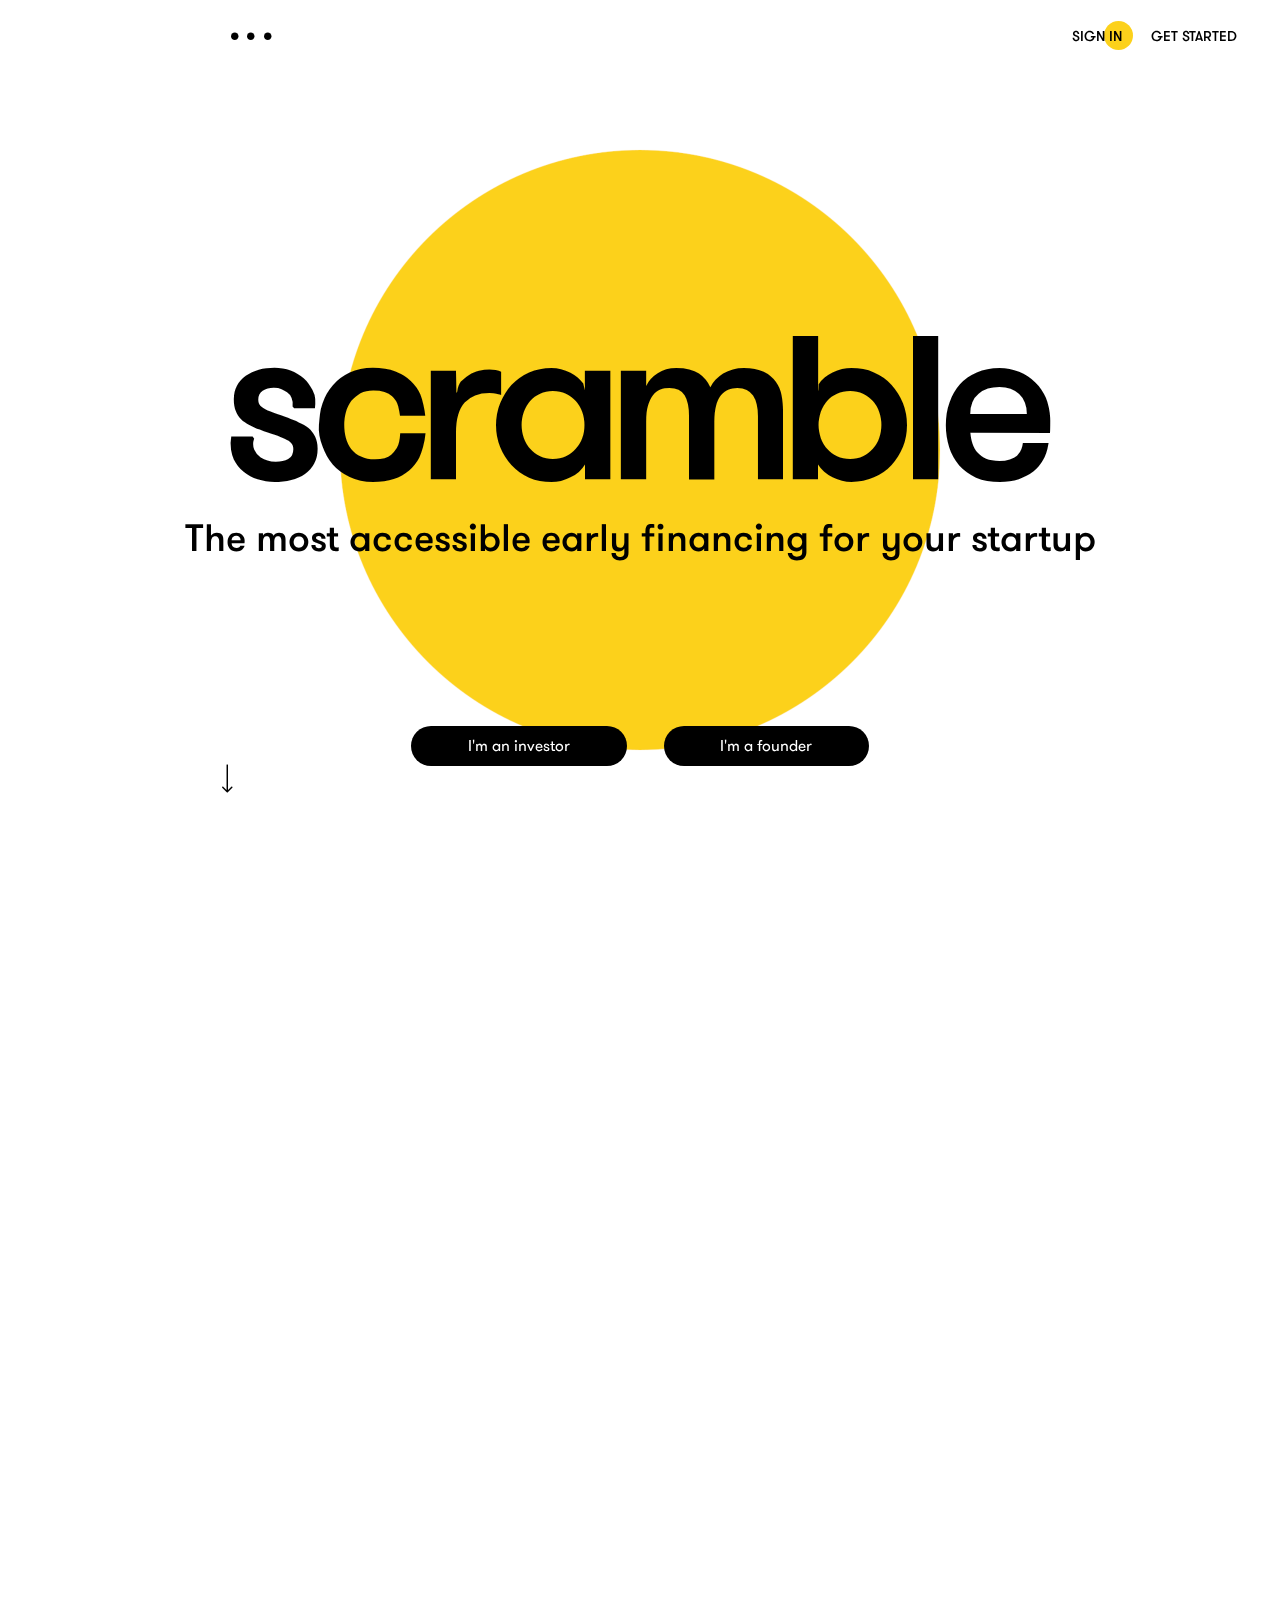
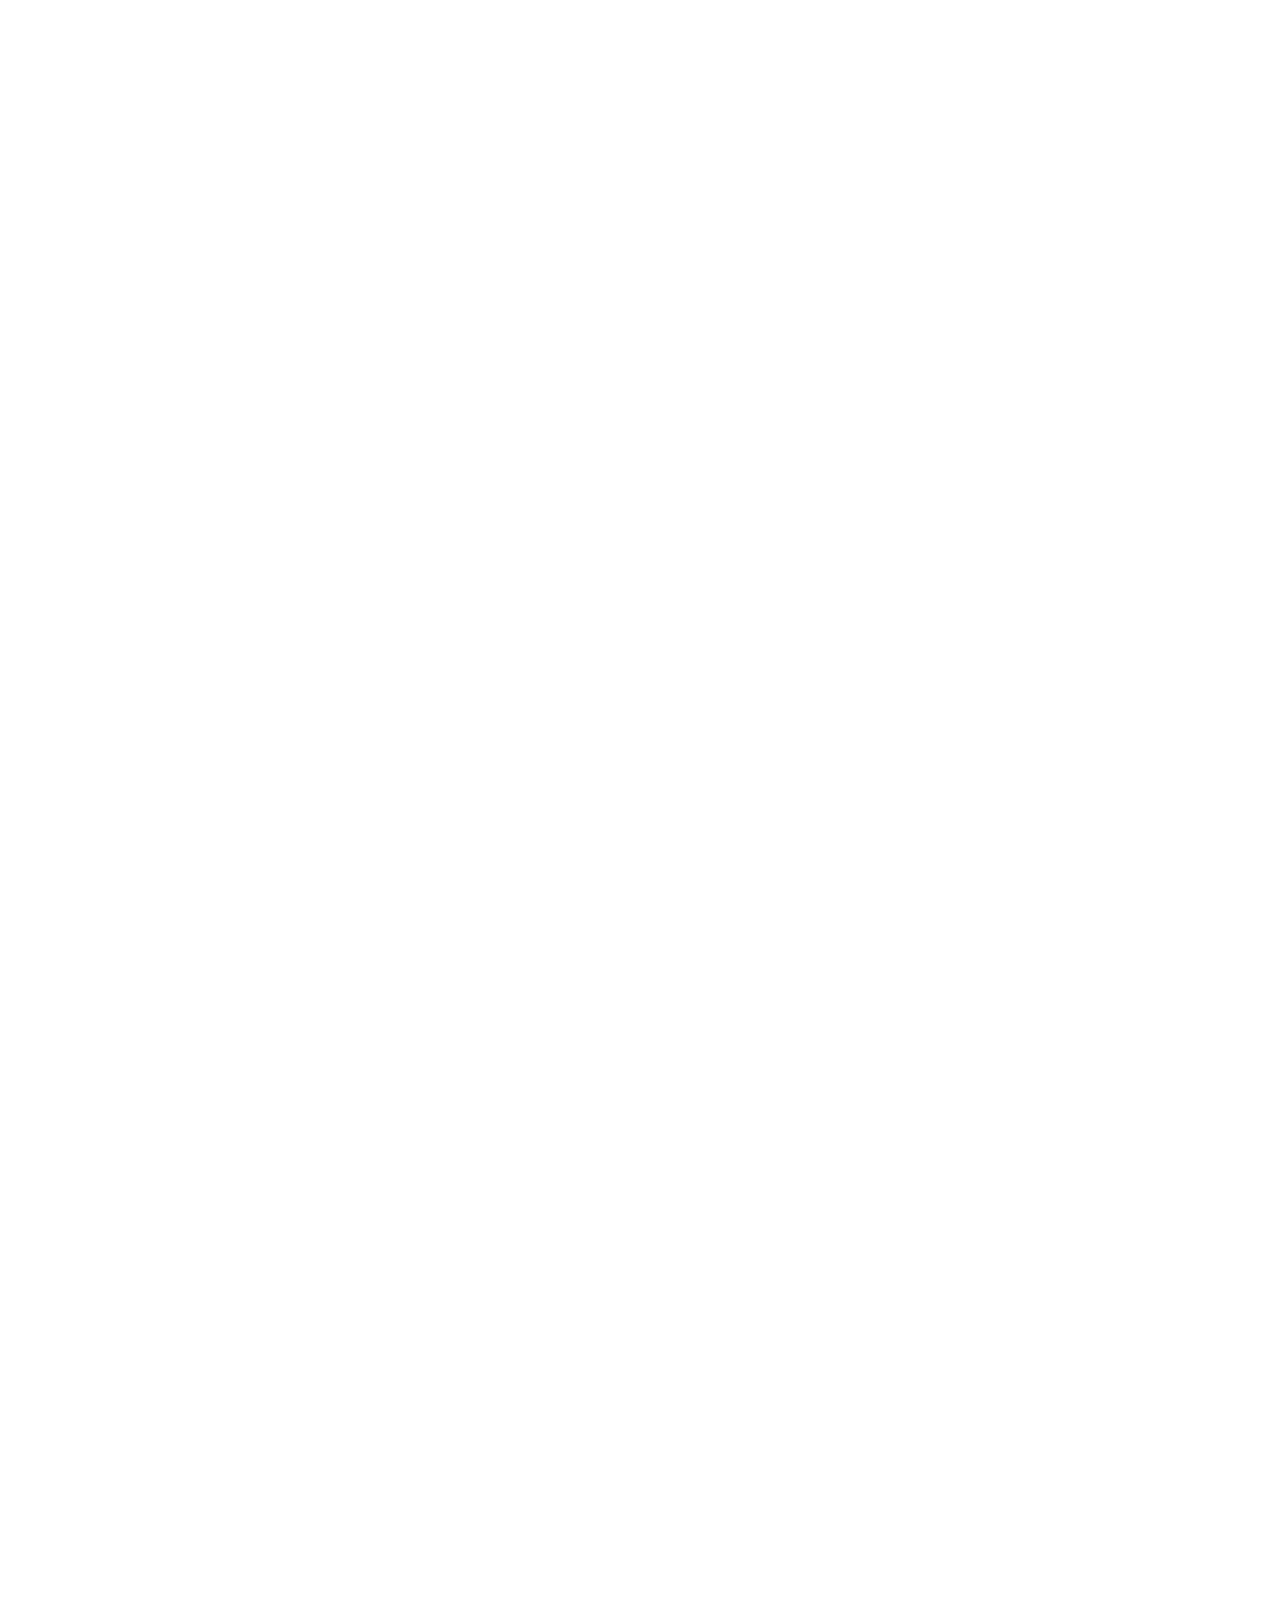
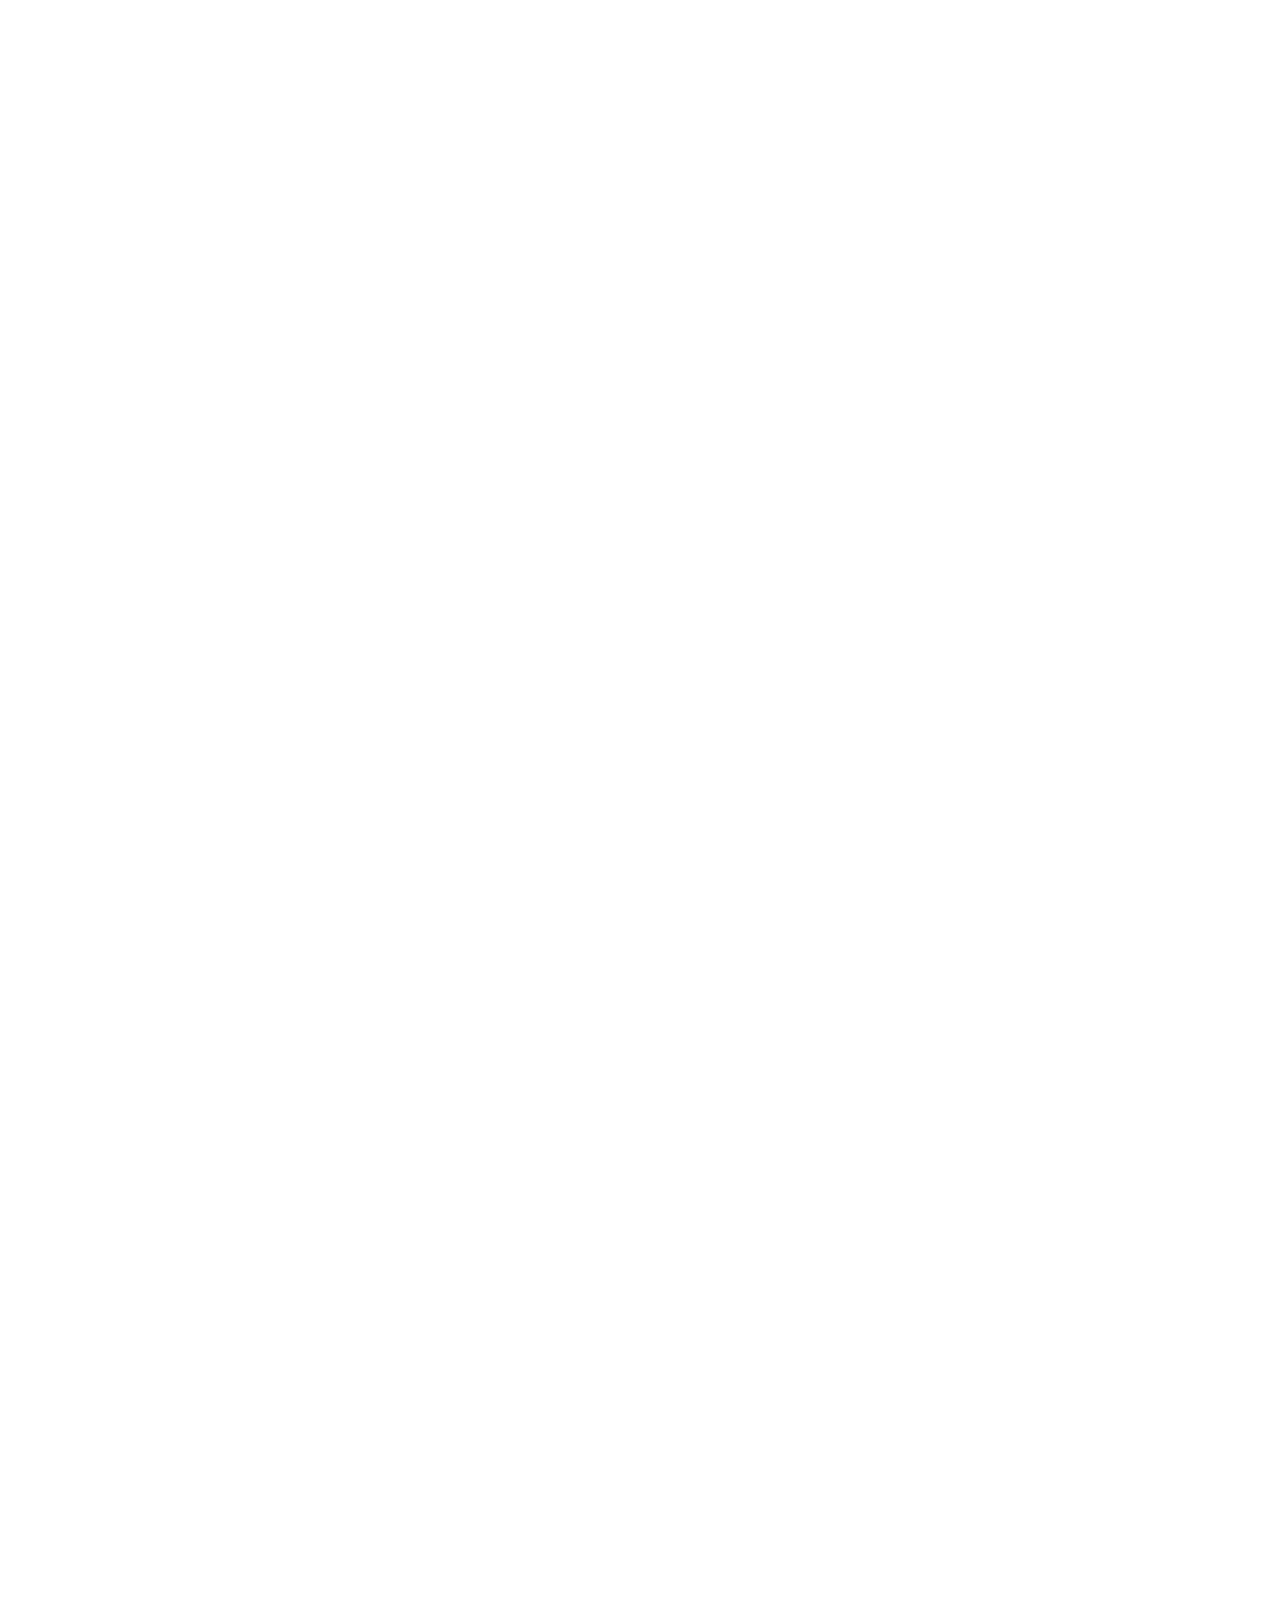
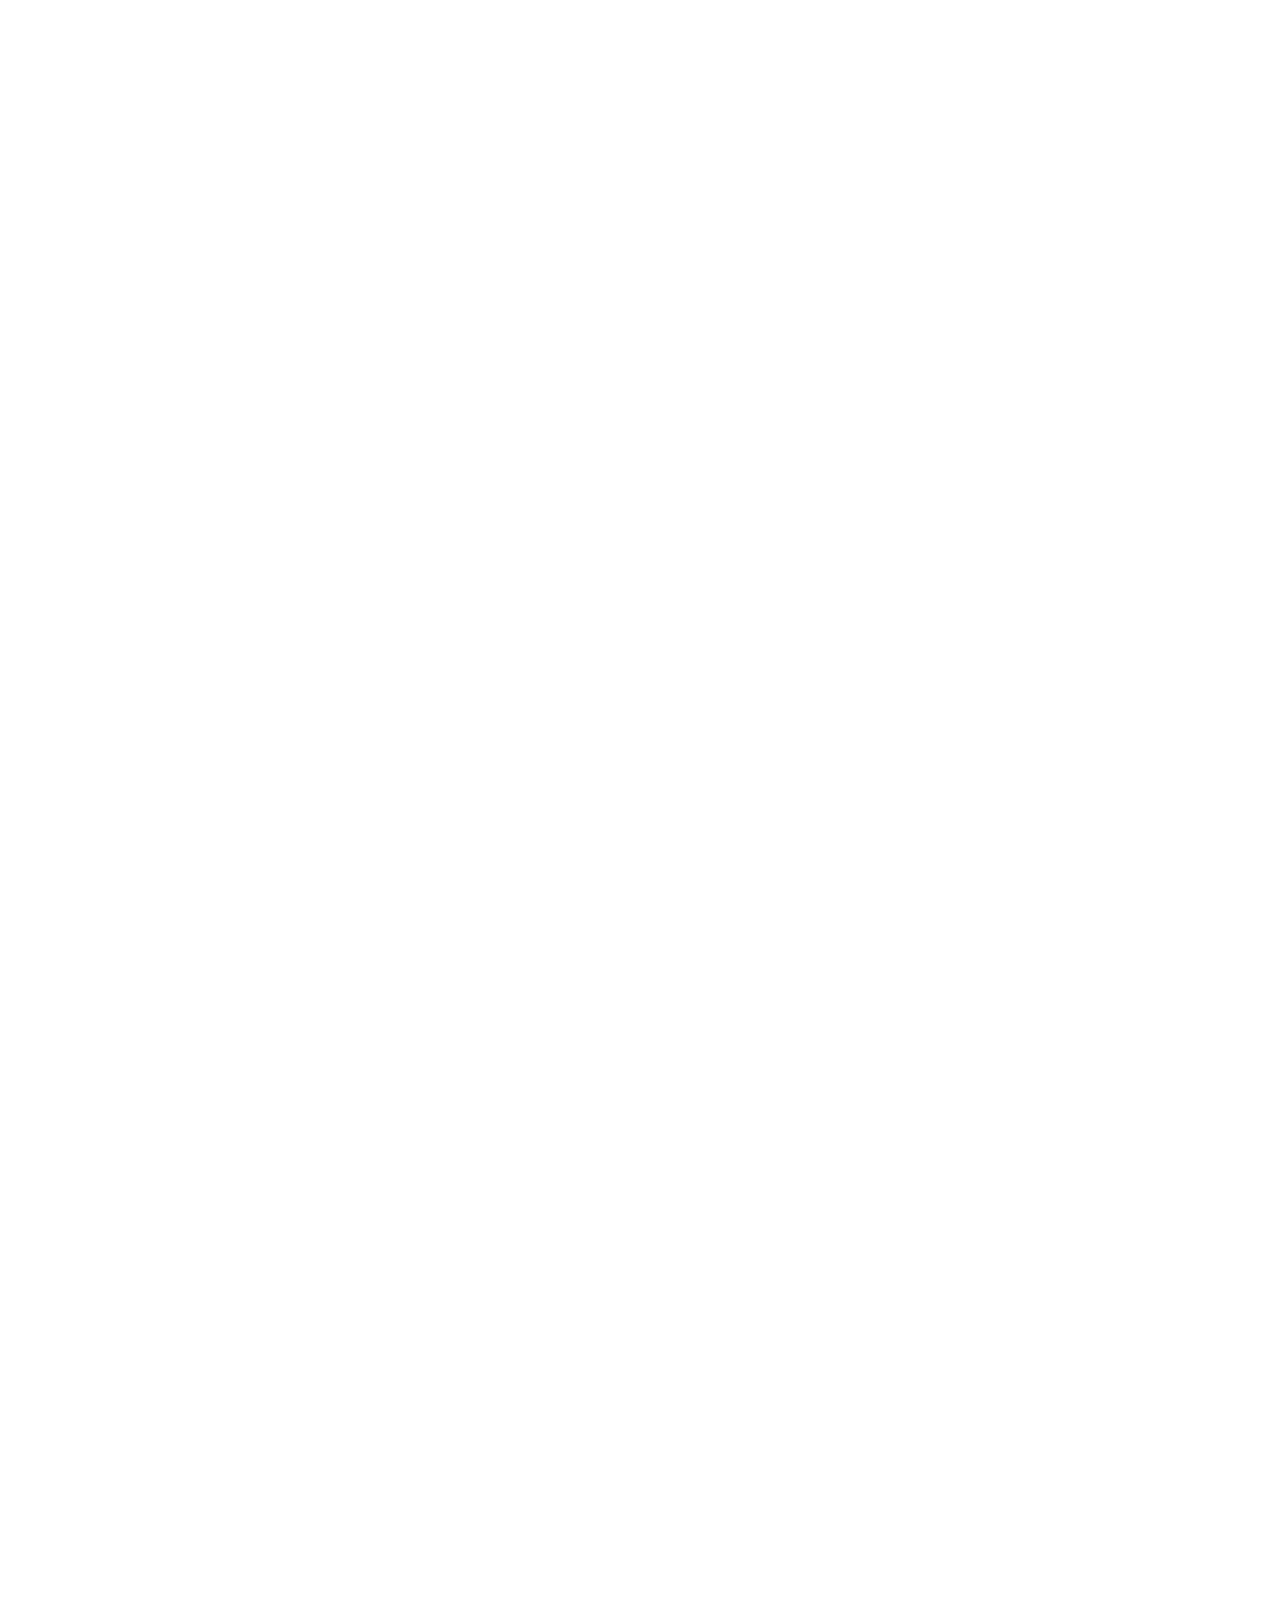
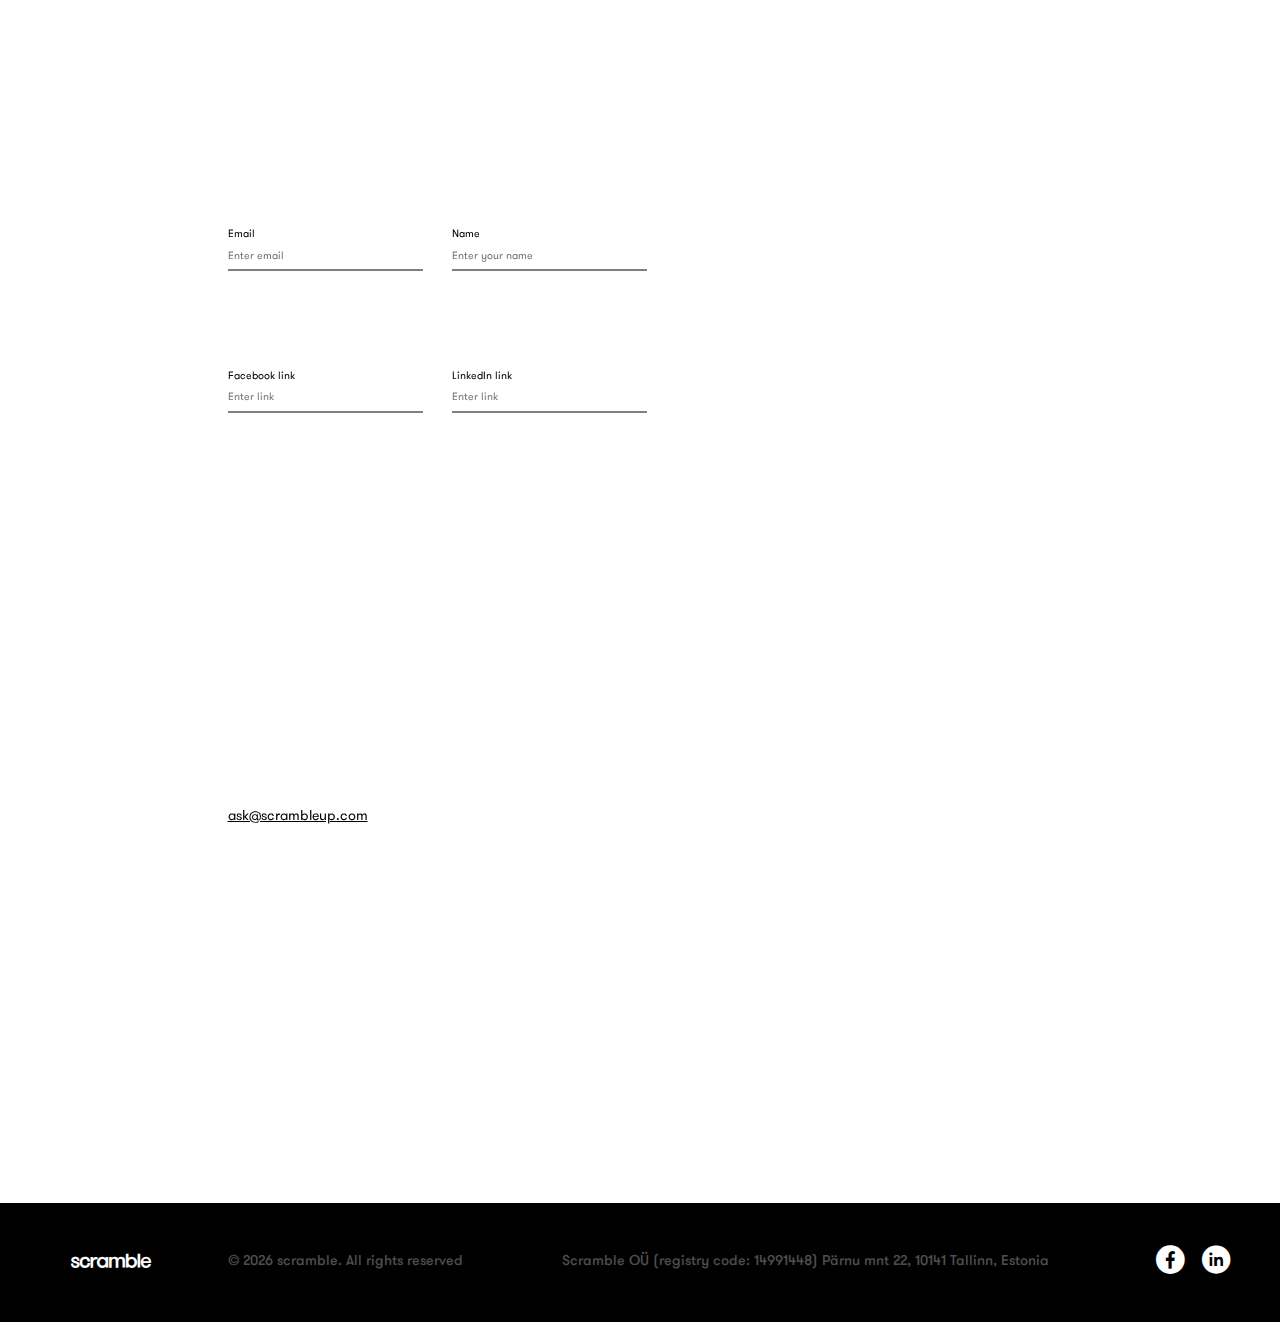
<file: index.html>
<!DOCTYPE html>
<html lang="en">
<head>
  <meta charset="utf-8">
  <meta http-equiv="X-UA-Compatible" content="IE=edge">
  <meta name="viewport" content="width=device-width, initial-scale=1"><!-- Begin Jekyll SEO tag v2.6.1 -->
  <title>scramble | secured startup loans</title>
  <meta name="generator" content="Jekyll v4.0.0"/>
  <meta property="og:title" content="scramble"/>
  <meta property="og:locale" content="en_US"/>
  <meta name="description" content="founder-to-founder growth financing community"/>
  <meta property="og:description" content="founder-to-founder growth financing community"/>
  <link rel="canonical" href="https://scrambleup.com/"/>
  <meta property="og:url" content="https://scrambleup.com/"/>
  <meta property="og:site_name" content="scramble"/>
  <script type="application/ld+json">
    {
      "publisher": {
        "@type": "Organization",
        "logo": {
          "@type": "ImageObject",
          "url": "https://scrambleup.com/favicon.png"
        }
      },
      "headline": "scramble",
      "description": "founder-to-founder growth financing community",
      "@type": "WebSite",
      "name": "scramble",
      "url": "https://scrambleup.com/",
      "@context": "https://schema.org"
    }</script>
  <!-- End Jekyll SEO tag -->
  <link rel="stylesheet" href="/assets/styles.css">
  <link type="application/atom+xml" rel="alternate" href="https://scrambleup.com/feed.xml" title="scramble"/>
  <!--[if lt IE 8]>
  <link rel="stylesheet" href="assets/ie7/ie7.css">
  <![endif]-->
</head>
<body class="loading">
<div id="loader">
  <div>
    <i class="scramble scramble-logo"></i>
    <i id="progress" class="scramble scramble-logo"></i>
  </div>
  <!-- <script src="/assets/loader.js" type="text/javascript"></script> -->
</div>
<header id="header">
  <nav id="main">
    <div class="logo">
      <a href="#header"><i class="scramble scramble-logo"></i></a>
      <!-- <p class="title">We&nbsp;are a&nbsp;friendly source for additional finance</p> -->
      <p class="title">The most accessible early financing for your startup</p>
      <div class="cs-main-links" style="margin-top: 0">
        <a href="https://scrambleup.com" class="cs-main-link">I'm an investor</a>
        <a href="#about" class="cs-main-link">I'm a founder</a>
      </div>
    </div>
    <a id="menu-c" class="" href="#"><i class="scramble scramble-cross"></i></a>
    <div id="menu">
      <div>
        <div class="dots">
          <span><i class="scramble scramble-dot"></i></span>
          <span><i class="scramble scramble-dot"></i></span>
          <span><i class="scramble scramble-dot"></i></span>
          <span><i class="scramble scramble-dot"></i></span>
          <span><i class="scramble scramble-dot"></i></span>
        </div>
        <div class="links">
          <a href="#problem">Problem</a>
          <a href="#solution">Solution</a>
          <a href="#features">Features</a>
          <a href="#contact">Ready to start?</a>
          <a href="#readystart">Contact us</a>
        </div>
      </div>
    </div>
    <a id="login-o" class="dot" href="https://founder.scrambleup.com/sign-in/">Sign in</a>
    <a class="dot cs-getstarted" href="#contact" style="margin-left: 15px">GET STARTED</a>
  </nav>
</header>
<div id="login" class="hidden">
  <div class="login-wrapper">
    <div class="header">
      <div class="logo">
        <i class="scramble scramble-logo"></i>
      </div>
      <a id="login-c" class="dot" href="#"><i class="scramble scramble-cross"></i></a>
    </div>
    <div class="slide">
      <div class="row" style="justify-content: center;">
        <div class="col-20 mcol-60">
          <form>
            <label class="small">Login</label>
            <input type="email" placeholder="Enter email" name="email">
            <label class="small">Password</label>
            <input type="password" placeholder="Enter password" name="password">
            <br>
            <button type="submit" class="btn-outline-circle">Login</button>
          </form>
        </div>
      </div>
    </div>
    <div></div>
  </div>
</div>
<div id="bg-animations" class="header">
  <div class="dot"></div>
</div>
<main class="page-content" aria-label="Content">
  <section id="header">
    <div class="slide"></div>
  </section>
  <div style="margin-top: 10rem;"></div>
  <section id="problem">
    <div class="slide">
      <div class="row">
        <div class="col-40 mcol-90">
          <p class="headline">For a&nbsp;startup founder</p>
          <p>Most early stage start-ups are &laquo;default dead&raquo;: <br class="md-none">they will cease to&nbsp;exist
            unless founders raise capital.</p>
        </div>
        <div class="col-60 md-none">
          <div class="row">
            <div class="col-25">
            </div>
            <div class="col-25">
              <div class="dot"></div>
            </div>
            <div class="col-25">
              <div class="dot"></div>
            </div>
            <div class="col-25">
              <div class="dot"></div>
            </div>
            <div class="col-25">
              <div class="dot"></div>
            </div>
            <div class="col-25">
              <div class="dot"></div>
            </div>
            <div class="col-25">
              <div class="dot"></div>
            </div>
            <div class="col-25">
              <div class="dot"></div>
            </div>
          </div>
        </div>
      </div>
      <div class="row">

        <div class="col-40 mcol-90">
          <div class="row">
            <div class="col-40 mcol-50">
              <div class="dot coin"></div>
            </div>
            <div class="d-none mcol-50">
              <div class="dot watch"></div>
            </div>
          </div>
        </div>
        <div class="col-60 mcol-100">
          <div class="row">
            <div id="fundrising-time" class="col-50 mcol-90">
              <p><span>15-50</span><span>%</span></p>
              <p>your time dealing with fundraising<br> one way or&nbsp;another</p>
            </div>
            <div class="col-25 md-none" style="position: relative;">
              <div class="dot"></div>
            </div>
          </div>
        </div>
      </div>
    </div>
    <script type="text/javascript">
      function shuffleArray(array) {
        for (var i = array.length - 1; i > 0; i--) {
          var j = Math.floor(Math.random() * (i + 1));
          var temp = array[i];
          array[i] = array[j];
          array[j] = temp;
        }
      }

      let p_dots_type = ['coin', 'watch'];
      // let p_dots_tooltip = ['Good time!', 'Bad time!'];
      let p_dots_type_length = p_dots_type.length;
      let p_dots = document.querySelectorAll("#problem .slide .dot");
      let p_dots_types_list = Array(p_dots.length).fill(0).fill(1, (p_dots.length / 2).toFixed(0));
      shuffleArray(p_dots_types_list);

      p_dots.forEach(function (item, i) {
        item.classList.contains("coin") || item.classList.contains("watch") ? 0 : item.classList.add(p_dots_type[p_dots_types_list[i]]);
        // let tooltip = document.createElement('span');
        // tooltip.innerHTML = p_dots_tooltip[p_dots_types_list[i]];
        // tooltip.className = "tooltip hide";

        item.addEventListener('click', function (e) {
          item.classList.toggle('clicked');
          // tooltip.classList.remove('hide');
          // setTimeout(function () {
          //   tooltip.classList.add('hide');
          // }, 1000);
        }, false);
      });
    </script>
  </section>
  <section id="problem1">
    <div class="slide">
      <div class="row">
        <div class="col-60 mcol-90">
          <p class="headline">Scramble enables </br>
            startups to raise up to</br>
            €1M loan.
          </p>
          <p class="headline">
            No equity. No collateral. </br>
            No BS.
          </p>
        </div>
        <div class="col-40 mcol-90">
          <div class="row">
            <div class="col-66" style="position: relative; margin-left: 5rem;">
              <div class="dot coin"></div>
              <!-- <div class="dot"></div> -->
              <!-- <span class="tooltip">Find investor,<br>if you have time</span> -->
            </div>
          </div>
        </div>
      </div>
      <div class="row cs-bs-row">
        <div class="spoiler cs-spoiler" >
          BS is a technical term invoked by founders when faced with the dark side of many traditional startup financing providers, including, but not limited to:
          <div>excessive communications via email, messengers, video chats, one-on-one interviews, many-on-one interviews, follow-up meetings, company visits, sponsored events, etc.;</div>
          <div>unpredictable and unstructured deal closing process, unclear timing and lack of deadline discipline, back-and-forth on specific terms, lack of clarity, reneging on promises, multiple requests for extra information and documentation, etc.;</div>
          <div>committee decision-making, bureaucracy, slow documentation turn-around, conditions precedent, conditions subsequent, disbursement tranches with KPIs, ongoing terms re-negotiations, etc.;</div>
          <div>hidden founder-unfriendly terms and provisions, excessive fine print, multiple extra charges and commissions, unreasonable insurance and service fees, etc.;</div>
          <div>arcane covenants and reporting requirements, highly customized metrics dashboards, etc.;</div>
          <div>governance complications, loss of agility, managerial time abuse, endless presentations, low value-add discussions, inability to deal with changing landscape and emergencies, etc.;</div>
          <div>disregard for the founding team’s vision, abuse of founders’ commitment to the company, backroom politics, conflicts of interest, self-dealing, accountability avoidance.</div>
        </div>
      </div>
    </div>
    <script type="text/javascript">
      let spoilers = document.querySelectorAll(".spoiler");
      spoilers.forEach(function (item) {
        item.insertAdjacentHTML('afterend', '<p class="toggle"><i class="scramble scramble-dot"></i><i class="scramble scramble-dot"></i><i class="scramble scramble-dot"></i></p>');
        item.nextSibling.addEventListener('click', function (e) {
          item.classList.toggle('more');
        }, false);
      });
    </script>
  </section>
  <section id="solution">
    <div class="slide">
      <div class="row">
        <div class="col-55 mcol-90">
          <p class="headline"> <b>Founders</b> play crucial role </br> in deciding who gets funded </br> on the platform</p>
          <p>Scramble provides  financing in a three-step process</p>
        </div>
        <div class="col-33 mcol-90" style="margin: 0.7rem 0 0 -0.6rem;"></div>
      </div>
      <div class="row">
        <div class="col-90 mcol-90">
          <ol class="dot v-scroll cs-threecircles">
            <li class="col-33 mcol-66">
              <p>Scramble pre-approves credit limit to each founder based on the estimate of lifetime personal income</p>
            </li>
            <li class="col-33 mcol-66">
              <p>Investors set preferences for the risk level and types of founders they want to fund</p>
            </li>
            <li class="col-33 mcol-66">
              <p>Founders decide who is actually funded using mutual insurance</p>
            </li>
          </ol>
        </div>
      </div>
      <div class="row d-none controls">
        <div class="mcol-33">
          <a href="" id="s_left" data-caption="prev" class="btn-outline-circle"><i
            class="scramble scramble-arrow-left"></i></a>
        </div>
        <div class="mcol-20 info">
          <span class="">1/3</span>
        </div>
        <div class="mcol-33">
          <a href="" id="s_right" data-caption="next" class="btn-outline-circle"><i
            class="scramble scramble-arrow-right"></i></a>
        </div>
      </div>
    </div>
    <script type="text/javascript">
      let s0_control_left = document.querySelector("#solution a#s_left");
      let s0_control_right = document.querySelector("#solution a#s_right");
      let s0_control_info = document.querySelector("#solution .info span");
      let s0_v_scroll = document.querySelector("#solution ol.dot");
      let s0_controls_targets = document.querySelectorAll("#solution ol.dot>li");

      let s0_v_scroll_current = 1;
      let s0_v_scroll_total = s0_controls_targets.length;

      let s0_scroll_x = Array.from(s0_controls_targets, item => item.offsetLeft);

      // console.log(s0_scroll_x);
      function xScrollTo(target, to) {
        const start = target.scrollLeft; // || target.scrollX || target.pageXOffset;
        const time = Date.now();
        const duration = 250;//Math.abs(start - to);

        if (duration !== 0) {
          requestAnimationFrame(step);
        }

        function step() {
          var dx = Math.min(1, (Date.now() - time) / duration);
          var pos = start + (to - start) * easeInOutQuad(dx);
          target.scrollTo(pos, 0);

          if (dx < 1) {
            requestAnimationFrame(step);
          }
        }
      }

      function easeInOutQuad(t) {
        return t < 0.5 ? 2 * t * t : -1 + (4 - 2 * t) * t;
      }

      function v_scroll(i) {

        // s0_v_scroll.scrollTo(s0_scroll_x[i-1],0);
        xScrollTo(s0_v_scroll, s0_scroll_x[i - 1]);
      }

      v_scroll(s0_v_scroll_current);

      [s0_control_left, s0_control_right].forEach(function (item) {
        item.addEventListener('click', function (e) {
          e.preventDefault();
          // console.log("in");
          // console.log(item.dataset.caption);
          s0_v_scroll_current += item.dataset.caption === "next" ? 1 : -1;

          s0_v_scroll_current = s0_v_scroll_current < 1 ? s0_v_scroll_total : s0_v_scroll_total < s0_v_scroll_current ? 1 : s0_v_scroll_current;

          v_scroll(s0_v_scroll_current);
        });
      });
      s0_v_scroll.addEventListener('scroll', function (e) {
        let curr = 1;
        let x_scroll = e.currentTarget.scrollLeft + e.currentTarget.clientWidth / 2;
        for (let i = 1; i < s0_v_scroll_total; i++) {
          // if ( x_scroll >= s0_scroll_x[i-1]
          //   && x_scroll < s0_scroll_x[i] ) {
          //   curr = i;
          // }
          // else
          if (x_scroll >= s0_scroll_x[i]) {
            curr = i + 1;
          }
        }
        // console.log(curr);
        s0_v_scroll_current = curr;
        s0_control_info.innerHTML = curr + " / " + s0_v_scroll_total;
        s0_controls_targets.forEach(function (target) {
          target.classList.remove("active");
        });
        s0_controls_targets[curr - 1].classList.add("active");
      });

    </script>
  </section>
  <section id="solution1">
    <div class="slide">
      <div class="row">
        <div class="col-40 mcol-90">
          <p class="headline">High-trust founder community</p>
          <p>
            Trust among founder members is at the heart of
            the value that <b>scramble</b> platform provides.
            Founders are mutually validated using peer-topeer mutual insurance mechanism
          </p>
        </div>
        <div class="col-40 mcol-90" style="margin: 0.7rem 0 0 0;"></div>
      </div>
      <div id="s1_faces" class="row" style="margin-top: 5rem;">
        <div class="col-20 mcol-50">
          <div class="btn-face">
            <div class="bg face-1" data-face="url('/assets/img/face1.png')"></div>
            <video muted playsinline poster="/assets/img/face1.png">
              <source src="/assets/img/bg-yellow/face1.mp4" type="video/mp4"></source>
            </video>
            <!-- <span class="tooltip hide">Hi, I'm James Franco <i class="">1</i></span> -->
            <div class="add"></div>
          </div>
        </div>
        <div class="col-20 mcol-50">
          <div class="btn-face">
            <div class="bg face-6" data-face="url('/assets/img/face6.png')"></div>
            <video muted playsinline poster="/assets/img/face6.png">
              <source src="/assets/img/bg-yellow/face6.mp4" type="video/mp4"></source>
            </video>
            <!-- <span class="tooltip hide">Hi, I'm <br>Joshua Doe <br><i class="">6</i></span> -->
            <div class="add"></div>
          </div>
        </div>
        <div class="col-20 mcol-50 md-none">
          <div class="btn-face">
            <div class="bg face-3" data-face="url('/assets/img/face3.png')"></div>
            <video muted playsinline poster="/assets/img/face3.png">
              <source src="/assets/img/bg-yellow/face3.mp4" type="video/mp4"></source>
            </video>
            <!-- <span class="tooltip hide">Hi, I'm Don Franco <i class="">3</i></span> -->
            <div class="add"></div>
          </div>
        </div>
        <div class="col-20 mcol-50 md-none">
          <div class="btn-face">
            <div class="bg face-4" data-face="url('/assets/img/face4.png')"></div>
            <video muted playsinline poster="/assets/img/face4.png">
              <source src="/assets/img/bg-yellow/face4.mp4" type="video/mp4"></source>
            </video>
            <!-- <span class="tooltip hide">Hi, I'm Felicia Franco <i class="">4</i></span> -->
            <div class="add"></div>
          </div>
        </div>
        <div class="col-20 mcol-50 md-none">
          <div class="btn-face">
            <div class="bg face-5" data-face="url('/assets/img/face5.png')"></div>
            <video muted playsinline poster="/assets/img/face5.png">
              <source src="/assets/img/bg-yellow/face5.mp4" type="video/mp4"></source>
            </video>
            <!-- <span class="tooltip hide">Hi, I'm <br>Joshua Doe <br><i class="">5</i></span> -->
            <div class="add"></div>
          </div>
        </div>
      </div>
    </div>
    <script type="text/javascript">
      let s1_faces = document.querySelector("#s1_faces");
      let s1_face_adds = s1_faces.querySelectorAll("#solution1 .btn-face .add");
      s1_face_adds.forEach(function (face_add) {
        let face = face_add.parentNode;
        let face_video = face.querySelector("video");
        // let face_tooltip = face.querySelector(".tooltip");

        face_add.addEventListener('click', function (e) {
          face.classList.toggle("selected");
          face.classList.add("playing");
          // face_tooltip.classList.remove("hide");
          if (s1_faces.querySelectorAll(".btn-face.selected").length > 0) {
            s1_faces.classList.add("selected");
          } else {
            s1_faces.classList.remove("selected");
          }
          face_video.play();
        });
        face_video.addEventListener('ended', function (e) {
          face.classList.remove("playing");
          // face_tooltip.classList.add("hide");
        });
      });
    </script>
  </section>
  <section id="solution2">
    <div class="slide">
      <div class="row">
        <div class="col-40 mcol-90" style="padding-top: 3rem;">
          <p class="headline">Mutual insurance pool is your calculated bet on the trustworthy founders</p>
        </div>
        <div class="col-60 mcol-90" style="margin-bottom: 3em;">
          <svg xmlns="http://www.w3.org/2000/svg" viewBox="0 0 400 50">
            <defs>
              <marker id="arrowhead" viewBox="0 0 10 10" refX="9" refY="5" markerWidth="6" markerHeight="6"
                      orient="auto">
                <path d="M 0 0 L 10 5 L 0 10"></path>
              </marker>
            </defs>
            <g fill="none" stroke="black" stroke-width="2" marker-end="url(#arrowhead)">
              <path id="arrow-1" d="M100,45 Q 200,-40 300,45">
                <animate attributeType="XML" attributeName="d"
                         begin="2s" dur="2s" fill="remove" repeatCount="indefinite"
                         keyTimes="0;0.2;0.4;0.6;0.8;1"
                         values="M100,45 Q 100,45 105,40;
                              M100,45 Q 125,25 150,13;
                              M100,45 Q 150,5 200,5;
                              M100,45 Q 175,-20 250,13;
                              M100,45 Q 200,-40 300,45;
                              M100,45 Q 200,-40 300,45;"/>
              </path>
            </g>
          </svg>
          <div class="row">
            <div class="col-40">
              <div class="btn-face">
                <div class="bg face-1"></div>
                <video muted playsinline poster="/assets/img/face1.png">
                  <source src="/assets/img/bg-yellow/face1.mp4" type="video/mp4"></source>
                </video>
              </div>
            </div>
            <div class="col-40" style="margin-left: auto">
              <div class="btn-face">
                <div class="bg face-6"></div>
                <video muted playsinline poster="/assets/img/face6.png">
                  <source src="/assets/img/bg-yellow/face6.mp4" type="video/mp4"></source>
                </video>
              </div>
            </div>
          </div>
          <svg xmlns="http://www.w3.org/2000/svg" viewBox="0 0 400 50">
            <defs>
              <marker id="arrowhead" viewBox="0 0 10 10" refX="9" refY="5" markerWidth="6" markerHeight="6"
                      orient="auto">
                <path d="M 0 0 L 10 5 L 0 10"></path>
              </marker>
            </defs>
            <g fill="none" stroke="black" stroke-width="2" marker-end="url(#arrowhead)">
              <path id="arrow-1" d="M300,5 Q 200,90 100,5">
                <animate attributeType="XML" attributeName="d"
                         begin="2s" dur="2s" fill="remove" repeatCount="indefinite"
                         keyTimes="0;0.2;0.4;0.6;0.8;1"
                         values="M300,5 Q 300,5 295,10;
                              M300,5 Q 275,25 250,35;
                              M300,5 Q 250,45 200,45;
                              M300,5 Q 225,70 150,35;
                              M300,5 Q 200,90 100,5;
                              M300,5 Q 200,90 100,5;"/>
              </path>
            </g>
          </svg>
        </div>
      </div>
      <div class="row">
        <div class="col-50 mcol-90" style="display: flex; align-items: flex-start; margin-top: -4rem;">
          <ul class="sm-dot hidden">
            <li class="col-50 mcol-100">Startups in a pool agree to insure investors against default by a founder on her/his personal obligations. Insurance is triggered if a founder of a failed startup refuses to repay their startup’s debt from personal income</li>
            <li class="col-50 mcol-100">Startups contribute up to 20% of the principal borrowed for mutual insurance</li>
            <li class="col-50 mcol-100">Each startup voluntarily selects their mutual insurance partners. A startup must have at least 4 mutual insurance partners to be eligible for funding</li>
            <li class="col-50 mcol-100">No&nbsp;more than&nbsp;25% of&nbsp;the loan amount per one swap partner</li>
          </ul>
          <a class="btn-add"></a>
        </div>
        <!-- <div class="col-10">
        </div> -->
      </div>
    </div>
    <script type="text/javascript">
      let s2_ul_sm_dot = document.querySelector("#solution2 ul.sm-dot");
      let s2_svg = document.querySelectorAll("#solution2 svg");
      let s2_face_videos = document.querySelectorAll("#solution2 .btn-face video");
      s2_face_videos.forEach(function (v) {
        v.pause();
      });
      s2_svg.forEach(function (svg) {
        svg.pauseAnimations();
      });
      document.querySelector("#solution2 .btn-add").addEventListener('click', function (e) {
        // console.log(s2_svg)
        s2_svg.forEach(function (svg) {
          svg.animationsPaused() ? svg.unpauseAnimations() : svg.pauseAnimations();
        });
        s2_face_videos.forEach(function (v) {
          v.play();
        });
        this.classList.toggle('visible');
        s2_ul_sm_dot.classList.toggle('visible');
        s2_ul_sm_dot.classList.toggle('hidden');

      });

    </script>
  </section>


  <section id="solution3">
    <div class="slide">
      <div class="row cs-financing">
        <div class="col-50 mcol-90 cs-financing-block" style="position: relative; min-height: 15em;">
          <div class="s3_targets active">
            <!-- <p class="headline">Your financing works well in&nbsp;case of&nbsp;both company success and failure</p> -->
            <p class="headline">Financing remains founder-friendly regardless if&nbsp;your company succeeds or&nbsp;fails</p>
            <p></p>
          </div>
          <div class="s3_targets">
            <p class="headline">If&nbsp;my&nbsp;company succeeds</p>
            <!-- <p>In&nbsp;this case, even if&nbsp;all pairs of&nbsp;swaps fail, the cost of&nbsp;money will still be&nbsp;10&nbsp;times lower than for equity investments</p> -->
            <p>Worst case, I repay 1.2x the original principal. That would happen if startups I selected for a mutual insurance pool have failed and then their founders refused/failed to repay their personal obligations. In such worst case, my own cost of money is still 10x lower than for an equity investment</p>
          </div>
          <div class="s3_targets">
            <p class="headline">If&nbsp;my&nbsp;company fails</p>
            <!-- <p <p>at&nbsp;least part (if&nbsp;not all) of&nbsp;my&nbsp;debt will be&nbsp;repaid <br>by&nbsp;successful swap pairs</p> -->
            <p>My mutual insurance partners will keep repaying my debt to the investors on the original schedule. In the meantime, I have 60 months to gradually repay the unpaid original borrowed amount at a low interest rate (5%) back to my insurance partners. I’m not personally liable for the unpaid accumulated interest, late payment charges, or other fees of my failed startup</p>
          </div>
          <!-- <div style="padding: 7rem;"></div> -->
        </div>
        <div class="col-50 mcol-90">
          <div class="row cs-financing-buttons">
            <div class="col-33 md-none">
            </div>
            <div class="col-33 mcol-50">
              <a class="btn-outline-circle" data-target="1">Success</a>
            </div>
            <div class="col-33 mcol-50">
              <a class="btn-outline-circle" data-target="2">Failure</a>
            </div>
          </div>
        </div>
      </div>
      <div class="row faces md-none">
        <div class="col-30" style="position: relative;">
          <div class="row">
            <div class="col-40" style="margin-top: 5rem;">
              <div id="s3-arrow-6" class="left" style="width: 14rem; height: 2rem;">
                <svg xmlns="http://www.w3.org/2000/svg" viewBox="0 0 115 16">
                  <defs>
                    <marker id="startarrow" viewBox="0 0 10 10" refX="5" refY="5" markerWidth="4" markerHeight="4"
                            orient="auto">
                      <path d="M 0 5 L 10 0 L 10 10"></path>
                    </marker>
                    <marker id="endarrow" viewBox="0 0 10 10" refX="5" refY="5" markerWidth="4" markerHeight="4"
                            orient="auto">
                      <path d="M 0 0 L 10 5 L 0 10"></path>
                    </marker>
                  </defs>
                  <path fill="none" stroke="black" stroke-width="1.5" marker-end="url(#endarrow)"
                        d="M110,5 Q 50,20 5,5">

                  </path>
                </svg>
              </div>
              <div class="btn-face">
                <div class="bg face-6"></div>
                <video muted playsinline poster="/assets/img/face6.png">
                  <source src="/assets/img/bg-yellow/face6.mp4" type="video/mp4"></source>
                </video>
              </div>
            </div>
            <div class="col-40">
              <div id="s3-arrow-7" class="left" style="width: 6rem;">
                <svg xmlns="http://www.w3.org/2000/svg" viewBox="0 0 50 20">
                  <defs>
                    <marker id="startarrow" viewBox="0 0 10 10" refX="9" refY="5" markerWidth="4" markerHeight="4"
                            orient="auto">
                      <path d="M 0 5 L 10 0 L 10 10"></path>
                    </marker>
                    <marker id="endarrow" viewBox="0 0 10 10" refX="9" refY="5" markerWidth="4" markerHeight="4"
                            orient="auto">
                      <path d="M 0 0 L 10 5 L 0 10"></path>
                    </marker>
                  </defs>
                  <path fill="none" stroke="black" stroke-width="1.5" marker-end="url(#endarrow)" d="M45,15 Q 35,5 5,5">

                  </path>
                </svg>
              </div>
              <div class="btn-face">
                <div class="bg face-7"></div>
                <video muted playsinline poster="/assets/img/face7.png">
                  <source src="/assets/img/bg-yellow/face7.mp4" type="video/mp4"></source>
                </video>
              </div>
            </div>
            <div class="col-40" style="margin: auto;">
              <div id="s3-arrow-3" class="left" style="margin-top: 0; width: 9rem;">
                <svg xmlns="http://www.w3.org/2000/svg" viewBox="0 0 70 25">
                  <defs>
                    <marker id="startarrow" viewBox="0 0 10 10" refX="9" refY="5" markerWidth="4" markerHeight="4"
                            orient="auto">
                      <path d="M 0 5 L 10 0 L 10 10"></path>
                    </marker>
                    <marker id="endarrow" viewBox="0 0 10 10" refX="9" refY="5" markerWidth="4" markerHeight="4"
                            orient="auto">
                      <path d="M 0 0 L 10 5 L 0 10"></path>
                    </marker>
                  </defs>
                  <path fill="none" stroke="black" stroke-width="1.5" marker-end="url(#endarrow)"
                        d="M65,5 Q 40,20 5,20">

                  </path>
                </svg>
              </div>
              <div class="btn-face">
                <div class="bg face-3"></div>
                <video muted playsinline poster="/assets/img/face3.png">
                  <source src="/assets/img/bg-yellow/face3.mp4" type="video/mp4"></source>
                </video>
              </div>
            </div>
          </div>
        </div>
        <div class="col-25">
          <div class="btn-face">
            <div class="bg face-1"></div>
            <video muted playsinline poster="/assets/img/face1.png">
              <source src="/assets/img/bg-yellow/face1.mp4" type="video/mp4"></source>
            </video>
          </div>
        </div>
        <div class="col-30" style="position: relative; margin-left: 3rem;">
          <div class="row faces">
            <div class="col-40">
              <div id="s3-arrow-2" class="right" style="width: 5rem; margin-left: -5rem; height:2rem;">
                <svg xmlns="http://www.w3.org/2000/svg" viewBox="0 0 40 16">
                  <defs>
                    <marker id="startarrow" viewBox="0 0 10 10" refX="9" refY="5" markerWidth="4" markerHeight="4"
                            orient="auto">
                      <path d="M 0 5 L 10 0 L 10 10"></path>
                    </marker>
                    <marker id="endarrow" viewBox="0 0 10 10" refX="9" refY="5" markerWidth="4" markerHeight="4"
                            orient="auto">
                      <path d="M 0 0 L 10 5 L 0 10"></path>
                    </marker>
                  </defs>
                  <path fill="none" stroke="black" stroke-width="1.5" marker-end="url(#endarrow)" d="M5,15 Q 20,5 35,5">

                  </path>
                </svg>
              </div>
              <div class="btn-face">
                <div class="bg face-2"></div>
                <video muted playsinline poster="/assets/img/face2.png">
                  <source src="/assets/img/bg-yellow/face2.mp4" type="video/mp4"></source>
                </video>
              </div>
            </div>
            <div class="col-40" style="margin-top: 4rem; margin-left: auto;">
              <div id="s3-arrow-5" class="right" style="width: 18rem; margin-left: -18rem;">
                <svg xmlns="http://www.w3.org/2000/svg" viewBox="0 0 144 22">
                  <defs>
                    <marker id="startarrow" viewBox="0 0 10 10" refX="9" refY="5" markerWidth="4" markerHeight="4"
                            orient="auto">
                      <path d="M 0 5 L 10 0 L 10 10"></path>
                    </marker>
                    <marker id="endarrow" viewBox="0 0 10 10" refX="9" refY="5" markerWidth="4" markerHeight="4"
                            orient="auto">
                      <path d="M 0 0 L 10 5 L 0 10"></path>
                    </marker>
                  </defs>
                  <path fill="none" stroke="black" stroke-width="1.5" marker-end="url(#endarrow)"
                        d="M5,10 Q 70,20 140,5">

                  </path>
                </svg>
              </div>
              <div class="btn-face">
                <div class="bg face-5"></div>
                <video muted playsinline poster="/assets/img/face5.png">
                  <source src="/assets/img/bg-yellow/face5.mp4" type="video/mp4"></source>
                </video>
              </div>
            </div>
            <div class="col-40" style="margin-left: 4rem;">
              <div id="s3-arrow-4" class="right" style="width: 10rem; margin-left: -10rem; margin-top: 1rem;">
                <svg xmlns="http://www.w3.org/2000/svg" viewBox="0 0 80 30">
                  <defs>
                    <marker id="startarrow" viewBox="0 0 10 10" refX="9" refY="5" markerWidth="4" markerHeight="4"
                            orient="auto">
                      <path d="M 0 5 L 10 0 L 10 10"></path>
                    </marker>
                    <marker id="endarrow" viewBox="0 0 10 10" refX="9" refY="5" markerWidth="4" markerHeight="4"
                            orient="auto">
                      <path d="M 0 0 L 10 5 L 0 10"></path>
                    </marker>
                  </defs>
                  <path fill="none" stroke="black" stroke-width="1.5" marker-end="url(#endarrow)"
                        d="M3,2 Q 30,20 75,25">

                  </path>
                </svg>
              </div>
              <div class="btn-face">
                <div class="bg face-4"></div>
                <video muted playsinline poster="/assets/img/face4.png">
                  <source src="/assets/img/bg-yellow/face4.mp4" type="video/mp4"></source>
                </video>
              </div>
            </div>
          </div>
        </div>
      </div>
    </div>
    <script type="text/javascript">
      let s3_controls = document.querySelectorAll("#solution3 a.btn-outline-circle");
      let s3_controls_targets = document.querySelectorAll("#solution3 div.s3_targets");
      let s3_faces = document.querySelector("#solution3 div.faces");
      let s3_svg = document.querySelectorAll("#solution3 svg");
      let s3_svg_p = document.querySelectorAll("#solution3 svg path");
      let s3_v_1 = s3_faces.querySelectorAll(".btn-face .bg.face-1+video");
      let s3_v_2 = s3_faces.querySelectorAll(".btn-face .bg:not(.face-1)+video");

      // function s3_target_height_onresize() {
      //   let s3_target_parent, s3_target_height = 0;
      //   s3_controls_targets.forEach(function(item) {
      //     console.log("Resize detected in s3");
      //     s3_target_parent = item.parentElement;
      //     s3_target_height = Math.max(s3_target_height, item.clientHeight);
      //   });
      //   s3_target_parent.style.minHeight = s3_target_height+"px";
      //   console.log(s3_target_parent, s3_target_height);
      // }
      // window.addEventListener("resize", function() {
      //     setTimeout(function() {
      //       s3_target_height_onresize();
      //     }, 566);
      //   },
      // false);

      // s3_target_height_onresize();

      s3_svg.forEach(function (svg) {
        svg.style.opacity = 0;
        svg.pauseAnimations();
      });
      s3_controls.forEach(function (item) {
        item.addEventListener('mouseover', function (e) {
          // console.log("in");

          s3_controls_targets.forEach(function (target) {
            target.classList.remove("active");
          });
          s3_svg.forEach(function (svg) {
            svg.style.opacity = 1;
            // svg.unpauseAnimations();
          });
          if (item.dataset.target - 1) {
            s3_faces.classList.add("failure");
            s3_faces.classList.remove("success");
            s3_v_2.forEach(function (v) {
              v.play();
            });
            // console.log("in 1");

          } else {
            s3_faces.classList.add("success");
            s3_faces.classList.remove("failure");
            s3_v_1.forEach(function (v) {
              v.play();
            });
            // console.log("in 2");
          }
          s3_svg_p.forEach(function (p) {
            if (item.dataset.target - 1) {
              p.setAttribute("marker-start", "url(#startarrow)");
              p.setAttribute("marker-end", "");
            } else {
              p.setAttribute("marker-end", "url(#endarrow)");
              p.setAttribute("marker-start", "");
            }
          });
          s3_controls_targets[item.dataset.target].classList.add("active");
        }, false);
        item.addEventListener('mouseout', function (e) {
          // console.log("out");
          s3_faces.classList.remove("failure");
          s3_faces.classList.remove("success");
          s3_v_1.forEach(function (v) {
            v.pause();
            v.currentTime = 0;
          });
          s3_v_2.forEach(function (v) {
            v.pause();
            v.currentTime = 0;
          });

          s3_controls_targets.forEach(function (target) {
            target.classList.remove("active");
          });
          s3_svg.forEach(function (svg) {
            svg.style.opacity = 0;
            // svg.pauseAnimations();
          });
          s3_controls_targets[0].classList.add("active");
        }, false);
      });
    </script>
  </section>
  <section id="solution4">
    <div class="slide">
      <div class="row">
        <div class="col-50 mcol-90" style="padding-right: 5rem;">
          <p class="headline"><b>Scramble</b> fits unique niche relative to&nbsp;classic financing providers</p>
          <p>Available when business success is&nbsp;still highly uncertain. Convenient and informal
            process</p>
        </div>
        <div class="col-50 mcol-90" style="margin-top: 0.5rem;padding-left: 4rem;padding-right: 8rem;"></div>
      </div>
      <div class="row">
        <div class="col-100 mcol-100" style="padding-right: 9rem;">
          <ul class="radio" style="margin-top: 4rem; margin-bottom: 15em;">
            <li class="active">vs. early-stage investors
              <ul>
                <li class="scramble-coins">10x less expensive</li>
                <li class="scramble-graph">Not limited to&nbsp;the &lsquo;next google/uber&rsquo; technology start-ups
                </li>
                <li class="scramble-feather">Zero involvement in&nbsp;management</li>
              </ul>
            </li>
            <li>vs. alternative lenders
              <ul>
                <li class="scramble-notebook">Financing not capped at 3-5x monthly revenue</li>
                <li class="scramble-shield">Safe in&nbsp;case of&nbsp;business failure&nbsp;&mdash; no&nbsp;hidden
                  charges or&nbsp;&laquo;unconventional&raquo; collection methods
                </li>
                <li class="scramble-money">Earliest financing available - can have no revenue or be unprofitable</li>
              </ul>
            </li>
            <li>vs. classic banks
              <ul>
                <li class="scramble-wallet">Not interested in&nbsp;your personal credit history or&nbsp;assets</li>
                <li class="scramble-notebook">Business can be&nbsp;just three months old and unproﬁtable</li>
                <li class="scramble-smile">Decisions made by&nbsp;peer founders, not bureaucrats</li>
              </ul>
            </li>
          </ul>
        </div>
      </div>
    </div>
    <script type="text/javascript">
      let ul_radio_li = document.querySelectorAll("ul.radio li");
      ul_radio_li.forEach(function (item) {
        item.addEventListener('click', function (e) {
          ul_radio_li.forEach(function (li) {
            li.classList.remove('active');
          });
          item.classList.add('active');
        }, false);
      });
    </script>
  </section>
  <section id="features">
    <div class="slide">
      <div class="row">
        <div class="col-40 mcol-90">
          <p class="headline" style="margin-bottom: 3rem;">Key financing features</p>
        </div>
      </div>
      <ul class="row dot">
        <li class="col-33 mcol-50">
          <p class="headline">€250’000</p>
          <p> maximum amount per&nbsp;founder</p>
        </li>
        <li class="col-33 mcol-50">
          <p class="headline">3&nbsp;<small>months</small></p>
          <p>Can be extended or refinanced multiple times</p>
        </li>
        <li class="col-33 mcol-50">
          <p class="headline">60<small> months</small></p>
          <p>To repay personal debt in case of startup failure</p>
        </li>
        <li class="col-33 mcol-50">
          <p class="headline"><small>Zero interest</small></p>
          <p>Within 3-months grace period</p>
        </li>
        <li class="col-33 mcol-50">
          <p class="headline">7-10%</p>
          <p>Origination fee</p>
        </li>
        <li class="col-33 mcol-50">
          <p class="headline">1.2&nbsp;<small>x</small></p>
          <p>Maximum exposure if all swap partners fail</p>
        </li>
      </ul>
    </div>
  </section>
  <section id="contact">
    <div class="slide">
      <div class="row">
        <div class="col-50 mcol-100">
          <p class="headline">Ready to start?</p>
        </div>
        <div class="col-55 mcol-100">
          <p style="padding-right: 8rem;">Scramble is an invitation-only founder community. Please, share your LinkedIn or Facebook profile with us. We will check in with our current founder members and get back to you!</p>
        </div>
      </div>
      <!-- <form id="contact_form" name="contact-form" accept-charset="utf-8" action="/send.php" method="post"> -->
      <form id="contact_form" name="contact-form" accept-charset="utf-8" action="https://founder.scrambleup.com/api/email/" method="post">
        <input type="text" name="_gotcha" style="display:none"/>
        <div class="row" style="margin-top: 1.5em;">
          <div class="col-50 mcol-100">

            <div class="row cs-form-row" style="margin-top: 5em; margin-right: 4rem;">
              <div class="col-50 mcol-100">
                <label class="small">Email</label>
                <input name="email" type="email" placeholder="Enter email" required>
              </div>
              <div class="col-50 mcol-100">
                <label class="small">Name</label>
                <input name="name" type="text" placeholder="Enter your name" required>
              </div>
            </div>
            <div class="row cs-form-row" style="margin-top: 5em; margin-right: 4rem;">
              <div class="col-50 mcol-100">
                <label class="small">Facebook link</label>
                <input name="fb-link" id="fb-link" type="url" placeholder="Enter link" required>
              </div>
              <div class="col-50 mcol-100">
                <label class="small">LinkedIn link</label>
                <input name="li-link" id="li-link" type="url" placeholder="Enter link" required>
              </div>
            </div>
          </div>
          <div class="col-33 mcol-90" style="padding-left: 3rem; margin-top: 1.5em;">
            <button type="submit" class="btn-outline-circle">Send</button>
          </div>
        </div>
      </form>
    </div>
  </section>
  <section id="readystart">
    <div class="slide">
      <div class="row">
        <div class="col-100 mcol-100">
          <p class="headline">Want to&nbsp;learn more?</p>
        </div>
      </div>

      <div class="row">
        <div class="col-50 mcol-100">
          <p style="padding-right: 8rem;">Email us with any questions and we'll be in touch with you as soon as possible.</p>
          <div class="contact-information">
            <p>Email:</p>
            <a href="mailto:ask@scrambleup.com">ask@scrambleup.com</a>
          </div>
        </div>
      </div>
    </div>
  </section>

  <script>
    var form = document.getElementById('contact_form');
    var button = form.querySelector('button[type=submit].btn-outline-circle');
    var fbInput = document.getElementById('fb-link');
    var liInput = document.getElementById('li-link');

    fbInput.onchange = function (e) {
      if (e.target.value) {
        liInput.removeAttribute('required');
      } else {
        liInput.setAttribute('required', true);
      }
    }

    liInput.onchange = function (e) {
      if (e.target.value) {
        fbInput.removeAttribute('required');
      } else {
        fbInput.setAttribute('required', true);
      }
    }

    // Append the form status
    var formStatus = document.createElement('div');
    // formStatus.setAttribute('class', 'form-status alert');
    // form.appendChild(formStatus);

    form.onsubmit = function (e) {
      // Stop the regular form submission
      e.preventDefault();
      button.disabled = true;
      button.classList.add("sending");
      button.innerHTML = "Sending...";
      // Collect the form data while iterating over the inputs
      var data = {};
      for (var i = 0, ii = form.length; i < ii; ++i) {
        var input = form[i];
        if (input.name && input.value) {
          data[input.name] = input.value;
        }
      }

      if (Object.entries(data).length) {
        // Construct an HTTP request
        var xhr = new XMLHttpRequest();
        xhr.open(form.method, form.action, true);
        xhr.setRequestHeader('Accept', 'application/json; charset=utf-8');
        xhr.setRequestHeader('Content-Type', 'application/json; charset=UTF-8');

        xhr.send(JSON.stringify(data));

        // Callback function
        xhr.onloadend = function (response) {
          if (response.target.status === 0) {
            // Failed XmlHttpRequest should be considered an undefined error.
            // formStatus.className += ' alert-danger';
            button.classList.add("error");
            // formStatus.innerHTML = form.dataset.formError;

          } else if (response.target.status === 400 || response.target.status === 500) {
            // Bad Request
            // formStatus.className += ' alert-danger';
            button.classList.add("error");
            button.innerHTML = "Send";
            button.disabled = false;
            button.classList.remove("sending");
            // formStatus.innerHTML = JSON.parse(responseText).error;

          } else if (response.target.status === 200) {
            // Success
            formStatus.className += ' alert-success';
            // formStatus.innerHTML = form.dataset.formSuccess;
            button.innerHTML = "Done";
          }
        };
      } else {
        button.disabled = false;
        button.classList.remove("sending");
        button.innerHTML = "Send";
        console.log("Enter one link, at least...");
      }
    };
  </script>


</main>
<nav class="header" id="side">
  <div>
    <a href="#header" id="up" data-caption="prev" class="btn-outline-circle hover-caption"><i
      class="scramble scramble-arrow-up"></i></a>
    <a href="#about" id="down" data-caption="next" class="btn-outline-circle hover-caption"><i
      class="scramble scramble-arrow-down"></i></a>
  </div>
</nav>
<footer>
  <div class="logo"><i class="scramble scramble-logo"></i></div>
  <div class="copyright muted">&copy; <span id="year"></span> scramble. All rights reserved</div>
  <script>
    const date = new Date();
    const currentYear = date.getFullYear();
    let year = document.querySelector("#year");
    year.innerHTML = currentYear;
  </script>
  <div class="address muted">Scramble OÜ (registry code: 14991448) Pärnu mnt 22, 10141 Tallinn, Estonia</div>
  <ul class="social">
    <li><a href="https://www.facebook.com/ScrambleUpCom/" target="_blank" rel="noopener"><i
      class="scramble scramble-facebook"></i></a></li>
    <li><a href="https://www.linkedin.com/company/scrambleup" target="_blank" rel="noopener"><i
      class="scramble scramble-linkedin"></i></a></li>
  </ul>
  <div class="credits">
    <p>Design by Dima Opalev</p>
    <p>Coding by <a href="https://yankie.ru/" target="_blank" rel="noopener">Yankie.ru</a></p>
  </div>
</footer>
<!--[if lt IE 8]>
<script src="assets/ie7/ie7.js"></script>
<![endif]-->
<script src="/assets/effects.js" type="text/javascript"></script>
<script src="/assets/egg.js" type="text/javascript"></script>
<script src="/assets/main.js" type="text/javascript"></script><!-- Global site tag (gtag.js) - Google Analytics -->
<!-- Global site tag (gtag.js) - Google Analytics -->
  <script async src="https://www.googletagmanager.com/gtag/js?id=UA-159394733-1"></script>
  <script>
    window.dataLayer = window.dataLayer || [];

    function gtag() {
      dataLayer.push(arguments);
    }

    gtag('js', new Date());

    gtag('config', 'UA-159394733-1');
  </script>
  <!-- Global site tag (gtag.js) - Google Analytics  end -->
</body>
</html>
</file>
<file: assets/styles.css>
@charset "UTF-8";

#about h1 {
  padding-right: 5rem;
  margin-top: 10rem;
}
#about h1 span {
  color: #929292;
}
#about .cs-tooltip {
  text-align: left;
  margin-top: 2rem;
  color: #929292;
  padding-right: 12rem;
}
#problem1 .cs-spoiler div {
  position: relative;
  display: block;
  margin-bottom: unset;
}
#problem1 .cs-spoiler div::before {
  content: '';
  width: 3px;
  height: 3px;
  background: #000;
  border-radius: 50%;
  display: inline-block;
  margin-right: 5px;
  margin-bottom: 2px;
}
#problem1 .cs-spoiler {
  padding-left: 1rem;
  padding-right: 8rem;
}

#problem1 .toggle {
  margin-left: 1rem;
}

#solution .cs-threecircles {
  margin-top: 3rem;
}

#readystart .contact-information {
  margin-top: 3rem;
}

#readystart .contact-information p {
  margin-bottom: 0;
}

#readystart {
  align-items: flex-start;
}

#readystart .contact-information a {
  color: #000;
}

header nav#main .logo a.cs-main-link {
  font-size: 0;
  font-weight: 500;
  -webkit-transition: all 0.5s ease-out;
  transition: all 0.5s ease-out;
}

.cs-sponsors-block {
  padding: 33px 0 0;
  width: 100%;
}

.cs-sponsors-title {
  text-align: left;
  margin-bottom: 20px;
  color: #929292;
  padding-right: 4rem;
}

.cs-sponsors-list {
  display: flex;
  align-items: center;
  justify-content: space-between;
  margin: -15px;
  overflow: auto;
  width: 100%;
  padding-right: 4rem;
}

.cs-sponsors-item {
  max-width: 8rem;
  min-width: 8rem;
  margin: 15px;
}
.cs-sponsors-item-tgs {
  max-width: 7.2rem;
  min-width: 7.2rem;
}
.cs-sponsors-item-tgs img {
  padding-top: 1.5rem;
}
.cs-sponsors-item-veriff,
.cs-sponsors-item-estonia {
  max-width: 6rem;
  min-width: 6rem;
}

.cs-sponsors-item img {
  width: 100%;
  height: 100%;
  object-fit: cover;
}

header.scrolled-in nav#main .logo a.cs-main-link,
header.header nav#main .logo a.cs-main-link {
  font-size: 1.1rem;
  margin-top: 11rem;
  opacity: 1;
  background: #000;
  color: #FFF;
  border-radius: 40px;
  padding: 0.6rem 4rem;
  text-transform: inherit;
}

@media (max-width: 479.8px) {
  #readystart {
    padding: 10rem 0 20rem;
  }
  .cs-getstarted {
    display: none!important;
  }
  #main.open .cs-main-links {
    display: none!important;
  }

  h1 {
    font-size: 5rem!important;
  }

  .cs-sponsors-title {
    font-size: 3rem;
  }

  header.scrolled-in nav#main .logo a.cs-main-link,
  header.header nav#main .logo a.cs-main-link {
    font-size: 2.1rem;
  }

  .scrolled-in .spoiler.more {
    padding-bottom: 4rem!important;
  }

  #about .slide {
    margin: 0!important;
  }
  #solution .headline br,
  #solution .headline br:after {
    content:' ';
  }
  #problem1 .col-66 {
    margin: 0!important;
  }
  .cs-form-row {
    margin-top: 0!important;
  }

  #solution3 .cs-financing {
    flex-direction: column-reverse;
  }
  #solution3 .cs-financing-block {
    margin-top: 14rem;
  }
  #solution4 {
    padding-top: 30rem;
  }
}

*, *::before, *::after { margin: 0; padding: 0; }

*, *::before, *::after { -webkit-box-sizing: border-box; box-sizing: border-box; }

/*! normalize.css v8.0.1 | MIT License | github.com/necolas/normalize.css */
/* Document ========================================================================== */
/** 1. Correct the line height in all browsers. 2. Prevent adjustments of font size after orientation changes in iOS. */
html { line-height: 1.15; /* 1 */ -webkit-text-size-adjust: 100%; /* 2 */ }

/* Sections ========================================================================== */
/** Remove the margin in all browsers. */
body { margin: 0; background-color: white; }

/** Render the `main` element consistently in IE. */
main { display: block; }

/** Correct the font size and margin on `h1` elements within `section` and `article` contexts in Chrome, Firefox, and Safari. */
h1 { font-size: 2.5rem; font-weight: 600; margin: 0.67em 0; }

/* Grouping content ========================================================================== */
/** 1. Add the correct box sizing in Firefox. 2. Show the overflow in Edge and IE. */
hr { -webkit-box-sizing: content-box; box-sizing: content-box; /* 1 */ height: 0; /* 1 */ overflow: visible; /* 2 */ }

/** 1. Correct the inheritance and scaling of font size in all browsers. 2. Correct the odd `em` font sizing in all browsers. */
pre { font-family: monospace, monospace; /* 1 */ font-size: 1em; /* 2 */ }

/* Text-level semantics ========================================================================== */
/** Remove the gray background on active links in IE 10. */
a { background-color: transparent; }

/** 1. Remove the bottom border in Chrome 57- 2. Add the correct text decoration in Chrome, Edge, IE, Opera, and Safari. */
abbr[title] { border-bottom: none; /* 1 */ text-decoration: underline; /* 2 */ -webkit-text-decoration: underline dotted; text-decoration: underline dotted; /* 2 */ }

/** Add the correct font weight in Chrome, Edge, and Safari. */
b, strong { font-weight: bolder; }

/** 1. Correct the inheritance and scaling of font size in all browsers. 2. Correct the odd `em` font sizing in all browsers. */
code, kbd, samp { font-family: monospace, monospace; /* 1 */ font-size: 1em; /* 2 */ }

/** Add the correct font size in all browsers. */
small { font-size: 80%; }

/** Prevent `sub` and `sup` elements from affecting the line height in all browsers. */
sub, sup { font-size: 75%; line-height: 0; position: relative; vertical-align: baseline; }

sub { bottom: -0.25em; }

sup { top: -0.5em; }

/* Embedded content ========================================================================== */
/** Remove the border on images inside links in IE 10. */
img { border-style: none; }

/* Forms ========================================================================== */
/** 1. Change the font styles in all browsers. 2. Remove the margin in Firefox and Safari. */
button, input, optgroup, select, textarea { font-family: inherit; /* 1 */ font-size: 100%; /* 1 */ line-height: 1.15; /* 1 */ margin: 0; /* 2 */ }

/** Show the overflow in IE. 1. Show the overflow in Edge. */
button, input { /* 1 */ overflow: visible; }

/** Remove the inheritance of text transform in Edge, Firefox, and IE. 1. Remove the inheritance of text transform in Firefox. */
button, select { /* 1 */ text-transform: none; }

/** Correct the inability to style clickable types in iOS and Safari. */
button, [type="button"], [type="reset"], [type="submit"] { -webkit-appearance: button; }

/** Remove the inner border and padding in Firefox. */
button::-moz-focus-inner, [type="button"]::-moz-focus-inner, [type="reset"]::-moz-focus-inner, [type="submit"]::-moz-focus-inner { border-style: none; padding: 0; }

/** Restore the focus styles unset by the previous rule. */
button:-moz-focusring, [type="button"]:-moz-focusring, [type="reset"]:-moz-focusring, [type="submit"]:-moz-focusring { outline: 1px dotted ButtonText; }

/** Correct the padding in Firefox. */
fieldset { padding: 0.35em 0.75em 0.625em; }

/** 1. Correct the text wrapping in Edge and IE. 2. Correct the color inheritance from `fieldset` elements in IE. 3. Remove the padding so developers are not caught out when they zero out `fieldset` elements in all browsers. */
legend { -webkit-box-sizing: border-box; box-sizing: border-box; /* 1 */ color: inherit; /* 2 */ display: table; /* 1 */ max-width: 100%; /* 1 */ padding: 0; /* 3 */ white-space: normal; /* 1 */ }

/** Add the correct vertical alignment in Chrome, Firefox, and Opera. */
progress { vertical-align: baseline; }

/** Remove the default vertical scrollbar in IE 10+. */
textarea { overflow: auto; }

/** 1. Add the correct box sizing in IE 10. 2. Remove the padding in IE 10. */
[type="checkbox"], [type="radio"] { -webkit-box-sizing: border-box; box-sizing: border-box; /* 1 */ padding: 0; /* 2 */ }

/** Correct the cursor style of increment and decrement buttons in Chrome. */
[type="number"]::-webkit-inner-spin-button, [type="number"]::-webkit-outer-spin-button { height: auto; }

/** 1. Correct the odd appearance in Chrome and Safari. 2. Correct the outline style in Safari. */
[type="search"] { -webkit-appearance: textfield; /* 1 */ outline-offset: -2px; /* 2 */ }

/** Remove the inner padding in Chrome and Safari on macOS. */
[type="search"]::-webkit-search-decoration { -webkit-appearance: none; }

/** 1. Correct the inability to style clickable types in iOS and Safari. 2. Change font properties to `inherit` in Safari. */
::-webkit-file-upload-button { -webkit-appearance: button; /* 1 */ font: inherit; /* 2 */ }

/* Interactive ========================================================================== */
/* Add the correct display in Edge, IE 10+, and Firefox. */
details { display: block; }

/* Add the correct display in all browsers. */
summary { display: list-item; }

/* Misc ========================================================================== */
/** Add the correct display in IE 10+. */
template { display: none; }

/** Add the correct display in IE 10. */
[hidden] { display: none; }

@font-face { font-family: 'GT-Walsheim-Pro'; src: url("fonts/GT-Walsheim-Pro-Light.eot"); src: local("☺"), url("fonts/GT-Walsheim-Pro-Light.woff") format("woff"), url("fonts/GT-Walsheim-Pro-Light.ttf") format("truetype"), url("fonts/GT-Walsheim-Pro-Light.svg") format("svg"); font-weight: 100; font-style: normal; }

@font-face { font-family: 'GT-Walsheim-Pro'; src: url("fonts/GT-Walsheim-Pro-Regular.eot"); src: local("☺"), url("fonts/GT-Walsheim-Pro-Regular.woff") format("woff"), url("fonts/GT-Walsheim-Pro-Regular.ttf") format("truetype"), url("fonts/GT-Walsheim-Pro-Regular.svg") format("svg"); font-weight: 400; font-style: normal; }

@font-face { font-family: 'GT-Walsheim-Pro'; src: url("fonts/GT-Walsheim-Pro-Medium.eot"); src: local("☺"), url("fonts/GT-Walsheim-Pro-Medium.woff") format("woff"), url("fonts/GT-Walsheim-Pro-Medium.ttf") format("truetype"), url("fonts/GT-Walsheim-Pro-Medium.svg") format("svg"); font-weight: 600; font-style: normal; }

@font-face { font-family: "scramble"; src: url("fonts/scramble.eot?v2"); src: local("☺"), url("fonts/scramble.woff2?v2") format("woff2"), url("fonts/scramble.woff?v2") format("woff"), url("fonts/scramble.ttf?v2") format("truetype"), url("fonts/scramble.otf?v2") format("opentype"), url("fonts/scramble.svg?v2#scramble") format("svg"); font-weight: normal; font-style: normal; font-display: block; }

.scramble { /* use !important to prevent issues with browser extensions that change fonts */ font-family: "scramble" !important; speak: none; font-style: normal; font-weight: normal; font-variant: normal; text-transform: none; /* Better Font Rendering =========== */ -webkit-font-smoothing: antialiased; -moz-osx-font-smoothing: grayscale; }

.scramble-logo:before { content: "" !important; }

.scramble-dot:before { content: "" !important; }

.scramble-plus:before { content: "" !important; font-weight: bold; }

.scramble-cross:before { content: "" !important; font-weight: bold; }

.scramble-smile:before { content: "" !important; }

.scramble-shield:before { content: "" !important; }

.scramble-notebook:before { content: "" !important; }

.scramble-graph:before { content: "" !important; }

.scramble-feather:before { content: "" !important; }

.scramble-wallet:before { content: "" !important; }

.scramble-money:before { content: "" !important; }

.scramble-coins:before { content: "" !important; }

.scramble-arrow-left:before { content: "" !important; }

.scramble-arrow-up:before { content: "" !important; }

.scramble-arrow-right:before { content: "" !important; }

.scramble-arrow-down:before { content: "" !important; }

.scramble-facebook:before { content: "" !important; }

.scramble-linkedin:before { content: "" !important; }

div#loader { position: fixed; z-index: 100000; width: 100%; height: 100%; display: -webkit-box; display: -ms-flexbox; display: flex; margin: 0; top: 0; font-size: 10.25rem; overflow: hidden; scroll-behavior: smooth; -webkit-transition: all 1s ease-in-out 1s; transition: all 1s ease-in-out 1s; }

div#loader:before { content: ""; position: absolute; top: calc(50vh - 15rem); top: calc(var(--vh, 1vh) * 50 - 15rem); left: calc(50vw - 15rem); width: 0; height: 0; padding: 15rem; border-radius: 50%; background-color: #fcd11b; -webkit-transform: scale(0); transform: scale(0); -webkit-transition: -webkit-transform ease-in-out 1s; transition: -webkit-transform ease-in-out 1s; transition: transform ease-in-out 1s; transition: transform ease-in-out 1s, -webkit-transform ease-in-out 1s; }

div#loader div { opacity: 0; display: block; position: relative; max-height: 13rem; top: calc(50vh - 1em); top: calc(var(--vh, 1vh) * 50 - 1em); margin: 0 auto; -webkit-transition: all .1s ease-in-out 1s; transition: all .1s ease-in-out 1s; }

div#loader div i { position: relative; display: block; white-space: nowrap; overflow: hidden; color: #fff; -webkit-transition: all ease-in-out 1s; transition: all ease-in-out 1s; }

div#loader div i + i { position: absolute; left: 0; top: 0; color: #000; max-width: 0; }

body.loading div#loader:before { background-color: #fcd11b; -webkit-transform: scale(8); transform: scale(8); }

body.loading div#loader div { opacity: 1; }

#login { position: fixed; top: 0; left: 0; right: 0; width: 100vw; height: 100vh; overflow: hidden; z-index: 100000; opacity: 1; -webkit-transition: opacity .3s ease-in-out, z-index .3s ease-in-out; transition: opacity .3s ease-in-out, z-index .3s ease-in-out; }

#login div.login-wrapper { position: absolute; min-height: 200vmax; min-width: 200vmax; border-radius: 100%; padding: calc(100vmax - 50vh) calc(100vmax - 50vw); bottom: calc(-100vmax + 50vh); left: calc(-100vmax + 50vw); display: -webkit-box; display: -ms-flexbox; display: flex; -webkit-box-orient: vertical; -webkit-box-direction: normal; -ms-flex-direction: column; flex-direction: column; -webkit-box-pack: justify; -ms-flex-pack: justify; justify-content: space-between; background-color: #000; color: #fff; -webkit-transform: scale(1); transform: scale(1); -webkit-transition: all ease-in-out .4s; transition: all ease-in-out .4s; }

#login div.header { min-width: 100%; display: -webkit-box; display: -ms-flexbox; display: flex; -webkit-box-align: center; -ms-flex-align: center; align-items: center; -ms-flex-line-pack: center; align-content: center; padding: 1rem 4rem 1rem 4rem; opacity: 1; -webkit-transition: all .25s ease-in-out .3s; transition: all .25s ease-in-out .3s; }

#login div.header .logo { display: block; -webkit-box-flex: 0; -ms-flex: 0 0; flex: 0 0; margin-right: auto; padding: 1em; width: 8rem; text-align: center; }

#login div.header .logo a { text-decoration: none; text-transform: uppercase; color: black; white-space: nowrap; }

#login div.header a.dot { position: relative; padding: 1em; text-decoration: none; text-transform: uppercase; color: black; white-space: nowrap; }

#login div.header a.dot::before { content: ""; display: block; position: absolute; width: 0; height: 0; padding: 1em; margin-top: 0rem; top: 0.6125em; right: 0.25em; z-index: -1; border-radius: 100%; background-color: #fcd11b; -webkit-transition: all .25s ease-in-out; transition: all .25s ease-in-out; }

#login div.header a.dot:hover::before { -webkit-transform: scale(1.2); transform: scale(1.2); }

#login div.slide { width: 100%; height: 100%; opacity: 1; -webkit-transition: all .25s ease-in-out .3s; transition: all .25s ease-in-out .3s; }

#login input { margin-bottom: 2rem; border-bottom-color: #fff; color: #fff; font-size: 1.2em; font-weight: 600; }

#login input:focus, #login input:active, #login input:hover { outline: none; border: none; border-bottom: 2px #fcd11b solid; }

#login .btn-outline-circle { color: #fff; -webkit-transform: scale(1); transform: scale(1); }

#login.hidden { z-index: -1; -webkit-transition: opacity .25s ease-in-out .3s, z-index .3s ease-in-out .3s; transition: opacity .25s ease-in-out .3s, z-index .3s ease-in-out .3s; }

#login.hidden div.login-wrapper { bottom: calc(-100vmax + 100vh - 2em); left: calc(-100vmax + 100vw - 2em); -webkit-transform: scale(0); transform: scale(0); -webkit-transition: all .4s ease-in-out .2s; transition: all .4s ease-in-out .2s; }

#login.hidden div.header, #login.hidden div.slide { opacity: 0; -webkit-transition: all .25s ease-in-out; transition: all .25s ease-in-out; }

@media (max-width: 479.8px) { #login { font-size: 3rem; }
  #login div.header { padding: .5em 1em; } }

html { font-family: "GT-Walsheim-Pro"; font-weight: 400; font-size: 1.1111111111vw; line-height: 1.45; }

p.headline { font-size: 2.5rem; font-weight: 600; }

p.lead { font-size: 1.5em; }

.slide p, .slide span { margin-bottom: 1em; opacity: 0; -webkit-transition: all 0.35s ease-in-out; transition: all 0.35s ease-in-out; }

.slide ul, .slide ol, .slide svg { opacity: 0; -webkit-transition: all 0.35s ease-in-out; transition: all 0.35s ease-in-out; }

.scrolled-in .slide p.headline { -webkit-transition: all 0.35s ease-in-out; transition: all 0.35s ease-in-out; }

.scrolled-in .slide p.lead { -webkit-transition: all 0.35s ease-in-out .1s; transition: all 0.35s ease-in-out .1s; }

.scrolled-in .cs-sponsors-block, .scrolled-in .spoiler, .scrolled-in p, .scrolled-in span, .scrolled-in ul, .scrolled-in ol, .scrolled-in svg { opacity: 1; -webkit-transform: translateY(0rem); transform: translateY(0rem); -webkit-transition: all 0.35s ease-in-out .2s; transition: all 0.35s ease-in-out .2s; }

form { margin-bottom: 2em; }

form input, form small, form label, form .small { font-size: .75em; margin-bottom: 2em; }

@media (max-width: 479.8px) { html { font-size: 1.4vw; line-height: 1.35; }
  p.headline { font-size: 5rem; }
  p.lead { font-size: 1.5em; }
  p { font-size: 3rem; } }

header { position: fixed; top: 0; left: 0; right: 0; background: #fff; z-index: 1000; }

header a { text-decoration: none; text-transform: uppercase; white-space: nowrap; }

header.about { background: transparent; }

header.scrolled-in, header.header { background: transparent; }

header.scrolled-in nav#main .logo, header.header nav#main .logo { position: fixed; width: 100%; top: calc(50vh - 1em); top: calc(var(--vh, 1vh) * 50 - 1em); left: 0; font-size: 10.25rem; text-align: center; }

header.scrolled-in nav#main .logo p.title, header.header nav#main .logo p.title { font-size: 2.7rem; margin-top: -2rem; opacity: 1; }

header.scrolled-in nav#main #menu .dots span, header.header nav#main #menu .dots span { opacity: 0; font-size: 0; }

header.scrolled-in nav#main #menu .dots span:nth-child(-n+3), header.header nav#main #menu .dots span:nth-child(-n+3) { opacity: 1; font-size: 1em; }

header.scrolled-in nav#main #menu:hover > div .dots span, header.header nav#main #menu:hover > div .dots span { display: inline-block; opacity: 1; font-size: 1em; }

header nav#main { margin-left: 0rem; width: 100%; display: -webkit-box; display: -ms-flexbox; display: flex; -webkit-box-align: center; -ms-flex-align: center; align-items: center; -ms-flex-line-pack: center; align-content: center; padding: 1rem 3rem 1rem 4rem; }

header nav#main .logo { position: fixed; display: block; -webkit-box-flex: 0; -ms-flex: 0 0; flex: 0 0; top: 1.75em; left: 4em; width: 8rem; text-align: center; -webkit-transition: all 0.5s ease-out; transition: all 0.5s ease-out; }

header nav#main .logo a { padding: 0; color: black; }

header nav#main .logo p.title { font-size: 0; font-weight: 600; -webkit-transition: all 0.5s ease-out; transition: all 0.5s ease-out; }

header nav#main #menu-c { opacity: 0; font-size: 1.5em; position: fixed; left: calc(50vw - 0.5em); -webkit-transform: scale(0); transform: scale(0); -webkit-transition: all 0.25s ease-out; transition: all 0.25s ease-out; }

header nav#main #menu { margin-left: 10.9rem; display: -webkit-box; display: -ms-flexbox; display: flex; -webkit-box-align: center; -ms-flex-align: center; align-items: center; -webkit-box-flex: 1; -ms-flex: 1 1; flex: 1 1; min-height: 3em; }

header nav#main #menu > div { border-radius: 2em; -webkit-transition: all 0.25s ease-in-out; transition: all 0.25s ease-in-out; cursor: default; display: -webkit-box; display: -ms-flexbox; display: flex; -webkit-box-align: center; -ms-flex-align: center; align-items: center; padding: 0 1em; }

header nav#main #menu > div .dots { cursor: default; display: -webkit-box; display: -ms-flexbox; display: flex; -webkit-box-align: center; -ms-flex-align: center; align-items: center; -ms-flex-line-pack: center; align-content: center; -webkit-box-pack: stretch; -ms-flex-pack: stretch; justify-content: stretch; margin-right: .4em; font-size: 2.5em; line-height: 0; }

header nav#main #menu > div .dots span { cursor: default; margin-bottom: 0; margin-left: .125em; margin-right: .125em; display: inline-block; opacity: 1; -webkit-transition: all 0.25s ease-in-out; transition: all 0.25s ease-in-out; }

header nav#main #menu > div .dots span.active { opacity: 1; color: #fcd11b; }

header nav#main #menu > div .links { display: -webkit-box; display: -ms-flexbox; display: flex; -webkit-box-align: center; -ms-flex-align: center; align-items: center; -ms-flex-line-pack: center; align-content: center; -webkit-box-pack: stretch; -ms-flex-pack: stretch; justify-content: stretch; }

header nav#main #menu > div .links a.active { font-size: 1em; opacity: 1; -webkit-transition: all 0.25s ease-in-out; transition: all 0.25s ease-in-out; }

header nav#main #menu > div .links a { font-size: 0; opacity: 0; padding: 1em .5em; margin-right: 0; -webkit-transition: all 0.25s ease-in-out; transition: all 0.25s ease-in-out; }

header nav#main #menu > div a { font-weight: bold; color: black; margin: 0; -webkit-transition: all 0.25s ease-in-out; transition: all 0.25s ease-in-out; }

header nav#main #menu:hover > div { background-color: #fcd11b; border-radius: 2em; color: white; -webkit-transition: all 0.25s ease-in-out; transition: all 0.25s ease-in-out; }

header nav#main #menu:hover > div a { display: inline-block; opacity: 1; min-width: initial; }

header nav#main #menu:hover > div .dots span, header nav#main #menu:hover > div .dots span.active { display: inline-block; color: white; }

header nav#main #menu:hover > div .links a { font-size: 1em; }

header nav#main #menu:hover > div .links a.active { display: inline-block; color: white; font-size: 1em; }

header nav#main a { font-size: 1em; display: inline-block; position: relative; font-weight: bold; color: black; }

header nav#main a#login-o { padding: 1em; }

header nav#main a#login-o::before { content: ""; display: block; position: absolute; width: 0; height: 0; padding: 1em; margin-top: 0rem; top: 0.5em; right: 0.25em; z-index: -1; border-radius: 100%; background-color: #fcd11b; -webkit-transition: all .25s ease-in-out; transition: all .25s ease-in-out; }

header nav#main a.dot:hover::before { -webkit-transform: scale(1.2); transform: scale(1.2); }

@media (max-width: 479.8px) { header nav#main { padding: .5em 0; font-size: 3rem; -webkit-box-align: start; -ms-flex-align: start; align-items: flex-start; }
  header nav#main #menu { margin-left: 0; }
  header nav#main #menu > div { width: 100%; }
  header nav#main #menu > div .dots { font-size: 2.75em; padding: 3.5rem 0; }
  header nav#main #menu > div .dots span { font-size: 0; }
  header nav#main #menu > div .dots span.active { font-size: 1em; }
  header nav#main #menu > div .links { -webkit-box-orient: vertical; -webkit-box-direction: normal; -ms-flex-direction: column; flex-direction: column; -webkit-box-align: start; -ms-flex-align: start; align-items: flex-start; }
  header nav#main #menu > div .links a.active { color: black; }
  header nav#main #menu:hover > div { background-color: transparent; border-radius: 2em; }
  header nav#main #menu:hover > div .dots span.active { opacity: 1; color: #fcd11b; }
  header nav#main #menu:hover > div .links a { opacity: 0; font-size: 0; color: black; }
  header nav#main #menu:hover > div .links a.active { color: black; font-size: 1em; opacity: 1; }
  header nav#main #login-o { position: fixed; top: .5em; right: 1em; }
  header nav#main .logo { opacity: 0; /* z-index: -1000; */ position: fixed; top: 1.5em; left: 2em; width: 0; }
  header nav#main.open { width: 100vw; height: 100vh; height: calc(var(--vh, 1vh) * 100); background-color: #fcd11b; -webkit-box-pack: justify; -ms-flex-pack: justify; justify-content: space-between; }
  header nav#main.open #menu-c { opacity: 1; padding: .5em; -webkit-transform: scale(1); transform: scale(1); }
  header nav#main.open #menu { position: absolute; top: 5em; left: 1em; }
  header nav#main.open #menu > div .dots span { font-size: 0 !important; opacity: 0 !important; }
  header nav#main.open #menu > div .links a { font-size: 2em; opacity: 1; }
  header nav#main.open #menu > div .links a.active { color: white; }
  header nav#main.open #menu:hover > div { background-color: transparent; border-radius: 0; }
  header nav#main.open #menu:hover > div .links a { opacity: 1; font-size: 1.5em; }
  header nav#main.open #menu:hover > div .links a.active { color: white; }
  header nav#main.open .logo { position: fixed; opacity: 1; z-index: 1000; top: 1.5em; left: 2em; width: 8rem; font-size: 1em; }
  header nav#main.open .logo p.title { opacity: 0; font-size: 0; -webkit-transform: scale(0); transform: scale(0); }
  header.about { background: white; }
  header.scrolled-in nav#main .logo, header.header nav#main .logo { opacity: 1; z-index: 1000; }
  header.scrolled-in nav#main .logo p.title, header.header nav#main .logo p.title { font-size: 4.7rem; margin-top: 1rem; }
  header.scrolled-in nav#main #menu:hover > div, header.header nav#main #menu:hover > div { width: 100%; }
  header.scrolled-in nav#main #menu:hover > div .dots span, header.header nav#main #menu:hover > div .dots span { font-size: 0; }
  header.scrolled-in nav#main #menu:hover > div .dots span.active, header.header nav#main #menu:hover > div .dots span.active { font-size: 1em; }
  header.scrolled-in nav#main.open .logo p.title, header.header nav#main.open .logo p.title { opacity: 0; font-size: 0; -webkit-transform: scale(0); transform: scale(0); } }

nav#side { z-index: 999; -webkit-transition: all .25s ease-in-out; transition: all .25s ease-in-out; position: -webkit-sticky; position: sticky; left: 4rem; bottom: 2rem; width: 8rem; font-size: 1rem; }

nav#side a.btn-outline-circle { -webkit-transform: scale(1); transform: scale(1); -webkit-transition: all .25s ease-in-out; transition: all .25s ease-in-out; }

nav#side a.btn-outline-circle i { font-size: 2rem; }

nav#side a.btn-outline-circle.hover-caption:hover i { opacity: 0; font-size: 0; }

nav#side.header { left: 12rem; }

nav#side.header > div a#up { opacity: 0; }

nav#side.header > div a#down { margin-top: 8rem; background-color: transparent; background-size: 0 0; }

nav#side.header > div a#down, nav#side.header > div a#down::before { border: 2px solid transparent; border-radius: 100%; }

nav#side.header > div a#down:hover { font-size: 2rem; }

nav#side.header > div a#down:hover::before { background-color: transparent; border: none; }

nav#side.header > div a#down:hover::after { content: ""; -webkit-transform: rotate(0deg); transform: rotate(0deg); }

nav#side.header > div a#down:hover i { display: block; font-size: 1em; opacity: 1; -webkit-animation: bounce 1s cubic-bezier(0.5, -0.5, 0.7, 1) infinite; animation: bounce 1s cubic-bezier(0.5, -0.5, 0.7, 1) infinite; }

nav#side.contact > div a#down { background-size: 200% 200%; border-color: #fcd11b; }

nav#side.contact > div a#down i { font-size: 0; opacity: 0; }

nav#side.contact > div a#down::after, nav#side.contact > div a#down:hover::after { content: ""; -webkit-transform: rotate(0deg); transform: rotate(0deg); }

nav#side > div { position: absolute; bottom: 0; width: 8rem; padding: 2.5rem 1rem; }

nav#side > div a.btn-outline-circle { position: relative; display: block; color: black; }

nav#side > div a.btn-outline-circle:hover i { opacity: 0; }

@media (max-width: 479.8px) { nav#side { left: -100%; display: none; }
  nav#side.header { display: block; left: calc(50vw - 4rem); }
  nav#side.header > div a#down i, nav#side.header > div a#down:hover i { font-size: 7rem; } }

@-webkit-keyframes bounce { 0% { -webkit-transform: translateY(0); transform: translateY(0); }
  50% { -webkit-transform: translateY(1rem); transform: translateY(1rem); }
  100% { -webkit-transform: translateY(0); transform: translateY(0); } }

@keyframes bounce { 0% { -webkit-transform: translateY(0); transform: translateY(0); }
  50% { -webkit-transform: translateY(1rem); transform: translateY(1rem); }
  100% { -webkit-transform: translateY(0); transform: translateY(0); } }

main { padding: 0 2rem 0 4rem; }

canvas { position: absolute; top: 0; left: 0; }

section { min-height: 75vh; display: -webkit-box; display: -ms-flexbox; display: flex; -webkit-box-align: center; -ms-flex-align: center; align-items: center; }

section div.slide { display: block; margin-left: 10rem; padding-left: 2rem; padding-right: 1rem; padding-top: 2rem; margin-top: 4rem; min-width: calc(100% - 10rem); z-index: 100; }

section:not(.scrolled-in) div.slide p, section:not(.scrolled-in) div.slide span { -webkit-transform: translateY(2rem); transform: translateY(2rem); }

.row { display: -webkit-box; display: -ms-flexbox; display: flex; -ms-flex-wrap: wrap; flex-wrap: wrap; margin-left: -1rem; margin-right: -1rem; }

.row .col-10 { display: block; padding-left: 1rem; padding-right: 1rem; max-width: 10%; -webkit-box-flex: 0; -ms-flex: 0 0 10%; flex: 0 0 10%; }

.row .col-15 { display: block; padding-left: 1rem; padding-right: 1rem; max-width: 15%; -webkit-box-flex: 0; -ms-flex: 0 0 15%; flex: 0 0 15%; }

.row .col-20 { display: block; padding-left: 1rem; padding-right: 1rem; max-width: 20%; -webkit-box-flex: 0; -ms-flex: 0 0 20%; flex: 0 0 20%; }

.row .col-25 { display: block; padding-left: 1rem; padding-right: 1rem; max-width: 25%; -webkit-box-flex: 0; -ms-flex: 0 0 25%; flex: 0 0 25%; }

.row .col-30 { display: block; padding-left: 1rem; padding-right: 1rem; max-width: 30%; -webkit-box-flex: 0; -ms-flex: 0 0 30%; flex: 0 0 30%; }

.row .col-33 { display: block; padding-left: 1rem; padding-right: 1rem; max-width: 33%; -webkit-box-flex: 0; -ms-flex: 0 0 33%; flex: 0 0 33%; }

.row .col-40 { display: block; padding-left: 1rem; padding-right: 1rem; max-width: 40%; -webkit-box-flex: 0; -ms-flex: 0 0 40%; flex: 0 0 40%; }

.row .col-50 { display: block; padding-left: 1rem; padding-right: 1rem; max-width: 50%; -webkit-box-flex: 0; -ms-flex: 0 0 50%; flex: 0 0 50%; }

.row .col-55 { display: block; padding-left: 1rem; padding-right: 1rem; max-width: 55%; -webkit-box-flex: 0; -ms-flex: 0 0 55%; flex: 0 0 55%; }

.row .col-60 { display: block; padding-left: 1rem; padding-right: 1rem; max-width: 60%; -webkit-box-flex: 0; -ms-flex: 0 0 60%; flex: 0 0 60%; }

.row .col-66 { display: block; padding-left: 1rem; padding-right: 1rem; max-width: 66%; -webkit-box-flex: 0; -ms-flex: 0 0 66%; flex: 0 0 66%; }

.row .col-70 { display: block; padding-left: 1rem; padding-right: 1rem; max-width: 70%; -webkit-box-flex: 0; -ms-flex: 0 0 70%; flex: 0 0 70%; }

.row .col-75 { display: block; padding-left: 1rem; padding-right: 1rem; max-width: 75%; -webkit-box-flex: 0; -ms-flex: 0 0 75%; flex: 0 0 75%; }

.row .col-80 { display: block; padding-left: 1rem; padding-right: 1rem; max-width: 80%; -webkit-box-flex: 0; -ms-flex: 0 0 80%; flex: 0 0 80%; }

.row .col-90 { display: block; padding-left: 1rem; padding-right: 1rem; max-width: 90%; -webkit-box-flex: 0; -ms-flex: 0 0 90%; flex: 0 0 90%; }

.row .col-100 { display: block; padding-left: 1rem; padding-right: 1rem; max-width: 100%; -webkit-box-flex: 0; -ms-flex: 0 0 100%; flex: 0 0 100%; }

@media (max-width: 479.8px) { section { padding-top: 10rem; min-height: 0; }
  section div.slide { font-size: 3rem; margin: 0; height: auto; }
  .row { margin-left: -2rem; margin-right: -2rem; }
  .row .mcol-10 { display: block; padding-left: 2rem; padding-right: 2rem; max-width: 10%; -webkit-box-flex: 0; -ms-flex: 0 0 10%; flex: 0 0 10%; }
  .row .mcol-15 { display: block; padding-left: 2rem; padding-right: 2rem; max-width: 15%; -webkit-box-flex: 0; -ms-flex: 0 0 15%; flex: 0 0 15%; }
  .row .mcol-20 { display: block; padding-left: 2rem; padding-right: 2rem; max-width: 20%; -webkit-box-flex: 0; -ms-flex: 0 0 20%; flex: 0 0 20%; }
  .row .mcol-25 { display: block; padding-left: 2rem; padding-right: 2rem; max-width: 25%; -webkit-box-flex: 0; -ms-flex: 0 0 25%; flex: 0 0 25%; }
  .row .mcol-30 { display: block; padding-left: 2rem; padding-right: 2rem; max-width: 30%; -webkit-box-flex: 0; -ms-flex: 0 0 30%; flex: 0 0 30%; }
  .row .mcol-33 { display: block; padding-left: 2rem; padding-right: 2rem; max-width: 33%; -webkit-box-flex: 0; -ms-flex: 0 0 33%; flex: 0 0 33%; }
  .row .mcol-40 { display: block; padding-left: 2rem; padding-right: 2rem; max-width: 40%; -webkit-box-flex: 0; -ms-flex: 0 0 40%; flex: 0 0 40%; }
  .row .mcol-50 { display: block; padding-left: 2rem; padding-right: 2rem; max-width: 50%; -webkit-box-flex: 0; -ms-flex: 0 0 50%; flex: 0 0 50%; }
  .row .mcol-55 { display: block; padding-left: 2rem; padding-right: 2rem; max-width: 55%; -webkit-box-flex: 0; -ms-flex: 0 0 55%; flex: 0 0 55%; }
  .row .mcol-60 { display: block; padding-left: 2rem; padding-right: 2rem; max-width: 60%; -webkit-box-flex: 0; -ms-flex: 0 0 60%; flex: 0 0 60%; }
  .row .mcol-66 { display: block; padding-left: 2rem; padding-right: 2rem; max-width: 66%; -webkit-box-flex: 0; -ms-flex: 0 0 66%; flex: 0 0 66%; }
  .row .mcol-70 { display: block; padding-left: 2rem; padding-right: 2rem; max-width: 70%; -webkit-box-flex: 0; -ms-flex: 0 0 70%; flex: 0 0 70%; }
  .row .mcol-75 { display: block; padding-left: 2rem; padding-right: 2rem; max-width: 75%; -webkit-box-flex: 0; -ms-flex: 0 0 75%; flex: 0 0 75%; }
  .row .mcol-80 { display: block; padding-left: 2rem; padding-right: 2rem; max-width: 80%; -webkit-box-flex: 0; -ms-flex: 0 0 80%; flex: 0 0 80%; }
  .row .mcol-90 { display: block; padding-left: 2rem; padding-right: 2rem; max-width: 90%; -webkit-box-flex: 0; -ms-flex: 0 0 90%; flex: 0 0 90%; }
  .row .mcol-100 { display: block; padding-left: 2rem; padding-right: 2rem; max-width: 100%; -webkit-box-flex: 0; -ms-flex: 0 0 100%; flex: 0 0 100%; } }

footer { padding: 2em 2rem 2em 5rem; background-color: black; display: -webkit-box; display: -ms-flexbox; display: flex; -webkit-box-pack: justify; -ms-flex-pack: justify; justify-content: space-between; -webkit-box-align: center; -ms-flex-align: center; align-items: center; font-size: 1rem; font-weight: 600; color: white; }

footer a { text-decoration: none; text-transform: uppercase; white-space: nowrap; color: white; }

footer .copyright { padding-right: 1rem; margin-right: auto; }

footer .logo { width: 8rem; margin-right: 3rem; }

footer ul.social { padding-right: 1rem; }

footer ul.social li { display: inline-block; list-style: none; text-transform: uppercase; margin: .5rem; font-size: 2em; }

footer .address { padding-right: 1rem; margin-right: auto; }

footer .muted { color: #4d4d4d; }

footer .credits { display: none; }

@media (max-width: 479.8px) { footer { font-size: 3em; -webkit-box-orient: vertical; -webkit-box-direction: normal; -ms-flex-direction: column; flex-direction: column; -webkit-box-align: start; -ms-flex-align: start; align-items: flex-start; }
  footer ul.social { position: absolute; right: 0; }
  footer .logo { margin-bottom: 3em; -webkit-box-ordinal-group: 2; -ms-flex-order: 1; order: 1; }
  footer .address { margin-bottom: .5em; -webkit-box-ordinal-group: 3; -ms-flex-order: 2; order: 2; }
  footer .copyright { margin-bottom: .5em; -webkit-box-ordinal-group: 4; -ms-flex-order: 3; order: 3; } }

#bg-animations { position: fixed; z-index: -1; display: block; left: 0; top: 0; width: 100vw; height: 100vh; height: calc(var(--vh, 1vh) * 100); overflow: hidden; -webkit-transition: all .25s ease-in-out; transition: all .25s ease-in-out; }

#bg-animations canvas { display: block; opacity: 0; -webkit-transform: scale(0); transform: scale(0); -webkit-transition: all .25s ease-in-out; transition: all .25s ease-in-out; }

#bg-animations .dot { -webkit-transform: scale(0); transform: scale(0); opacity: 0; -webkit-transition: all .25s ease-in-out; transition: all .25s ease-in-out; }

#bg-animations.top canvas { opacity: 1; -webkit-transform: scale(1); transform: scale(1); }

#bg-animations.header canvas { opacity: 1; -webkit-transform: scale(1); transform: scale(1); }

#bg-animations.header .dot { display: none; margin: 17vmin calc(50% - 32vmin); padding: 33vmin; -webkit-transform: scale(1); transform: scale(1); opacity: 1; }

#bg-animations.about canvas { opacity: 0; -webkit-transform: scale(1); transform: scale(1); }

#bg-animations.about .dot { display: none; margin: 17vmin calc(50% - 32vmin); padding: 33vmin; -webkit-transform: scale(1); transform: scale(1); opacity: 1; }

div.dot { position: relative; display: block; width: 0; height: 0; padding: 50%; border-radius: 100%; background-color: #fcd11b; border: 2px solid #fcd11b; -webkit-transition: all .25s ease-in-out; transition: all .25s ease-in-out; -webkit-transform: scale(0); transform: scale(0); }

span.tooltip { position: absolute; display: block; top: 0; left: 0; opacity: 0; font-size: 1rem; text-transform: none; line-height: 1; padding: 1.5rem; background-color: white; border-radius: 2rem; border: 1px solid black; white-space: nowrap; -webkit-transition: all 0.25s ease-in-out; transition: all 0.25s ease-in-out; }

span.tooltip::after, span.tooltip::before { position: absolute; display: block; content: ""; border-color: transparent; border-style: solid; }

span.tooltip::before { bottom: calc(-1.5rem - 2px); border-width: calc(1.5rem + 2px) calc(1rem + 2px) 0 0; border-top-color: black; }

span.tooltip::after { bottom: calc(-1.5rem + 2px); left: calc(1.5rem + 2px); border-width: 1.5rem 1rem 0 0; border-top-color: #fff; }

.spoiler { font-size: 1em; opacity: 0 !important; line-height: 0; }

.spoiler.more { opacity: 1 !important; font-size: 1em; line-height: 1.45; }

.spoiler.more + .toggle::before { content: "less"; }

.spoiler + .toggle { display: -webkit-box; display: -ms-flexbox; display: flex; -webkit-box-align: center; -ms-flex-align: center; align-items: center; cursor: pointer; color: #fcd11b; font-size: 2.5em; line-height: 0; padding: 1rem 0; }

.spoiler + .toggle i { -webkit-transition: all 0.25s ease-in-out; transition: all 0.25s ease-in-out; margin-right: .2em; }

.spoiler + .toggle:hover i { margin-right: .3em; }

.spoiler + .toggle::before { display: inline-block; content: "more"; cursor: pointer; text-transform: uppercase; color: black; font-size: .4em; font-weight: 600; margin-right: .5em; }

ul.dot > li { position: relative; margin-bottom: 2.5rem; }

ul.dot > li::before { content: ""; display: block; position: absolute; top: 0; left: 0; width: 0; height: 0; padding: 3.5rem; margin: 1.5rem 0 0 2.2rem; border-radius: 100%; border: 2px #fcd11b solid; background-color: #fcd11b; z-index: -1; -webkit-transition: all .25s ease-in-out .05s; transition: all .25s ease-in-out .05s; -webkit-transform: scale(0); transform: scale(0); }

ul.dot > li:hover::before { -webkit-transform: scale(1.2); transform: scale(1.2); }

ul.sm-dot { display: -webkit-box; display: -ms-flexbox; display: flex; -ms-flex-wrap: wrap; flex-wrap: wrap; margin-left: -1rem; width: 0; height: 0; opacity: 0; -webkit-transition: width 0.1s ease-in-out .25s, opacity 0.25s ease-in-out; transition: width 0.1s ease-in-out .25s, opacity 0.25s ease-in-out; }

ul.sm-dot > li { width: 0; position: relative; display: -webkit-box !important; display: -ms-flexbox !important; display: flex !important; margin-bottom: 2.5rem; padding-right: 2rem; }

ul.sm-dot > li::before { content: ""; font-family: "scramble" !important; font-size: 2em; line-height: .5; color: #fcd11b; display: block; min-width: .5em; margin-left: -.5em; }

.scrolled-in ul.sm-dot.sm-dot.hidden { opacity: 0; -webkit-transition: width 0.1s ease-in-out .25s, opacity 0.25s ease-in-out; transition: width 0.1s ease-in-out .25s, opacity 0.25s ease-in-out; }

.scrolled-in ul.sm-dot.sm-dot.visible { margin: 0; opacity: 1; width: 100%; height: auto; -webkit-transition: width .1s ease-in-out, opacity 0.25s ease-in-out .1s; transition: width .1s ease-in-out, opacity 0.25s ease-in-out .1s; }

ol.dot { position: relative; display: -webkit-box; display: -ms-flexbox; display: flex; -ms-flex-wrap: wrap; flex-wrap: wrap; margin-left: 0em; margin-right: -2em; counter-reset: li; list-style: none; }

ol.dot li { position: relative; display: block; counter-increment: li; opacity: 0; -webkit-transform: scale(0); transform: scale(0); -webkit-transition: all 0.25s ease-in-out .05s; transition: all 0.25s ease-in-out .05s; font-size: 1em; }

ol.dot li p { padding: 2em 4em 7em 4em !important; }

ol.dot li p::before { content: counters(li, ".") ""; font-weight: 600; display: block; font-size: 2.5em; opacity: 1; margin-bottom: .5em; }

ol.dot li::after { content: ""; display: block; position: absolute; top: 0; left: 0; right: 0; bottom: 0; width: 0; height: 0; padding: calc(50% - 1em); border-radius: 100%; border: 2px #fcd11b solid; background-image: radial-gradient(#fcd11b 50%, transparent 50%, transparent 100%); background-position: center; background-repeat: no-repeat; background-size: 0 0; -webkit-transition: background-size .25s ease-in-out; transition: background-size .25s ease-in-out; z-index: -1; }

ol.dot li:hover::after { background-size: 200% 200%; }

ul.radio { position: relative; display: -webkit-box; display: -ms-flexbox; display: flex; -ms-flex-wrap: wrap; flex-wrap: wrap; width: 50%; }

ul.radio > li { display: -webkit-box; display: -ms-flexbox; display: flex; -webkit-box-flex: 0; -ms-flex: 0 0 50%; flex: 0 0 50%; -webkit-box-align: center; -ms-flex-align: center; align-items: center; font-weight: 600; margin-bottom: 3rem; text-transform: uppercase; cursor: pointer; }

ul.radio > li::before { content: ""; -webkit-box-flex: 0; -ms-flex: 0 0 2em; flex: 0 0 2em; display: block; width: 3em; height: 2em; margin-right: 3em; border-radius: 100%; border: 2px solid #fcd11b; background-image: radial-gradient(#fcd11b 50%, transparent 50%, transparent 100%); background-position: center; background-repeat: no-repeat; background-size: 0 0; -webkit-transition: background-size .25s ease-in-out; transition: background-size .25s ease-in-out; }

ul.radio > li:hover::before, ul.radio > li:focus::before { background-size: 66% 66%; }

ul.radio > li.active::before { background-size: 200% 200%; }

ul.radio > li.active > ul { display: block; z-index: 10; }

ul.radio > li.active > ul > li { -webkit-transform: translateY(0); transform: translateY(0); opacity: 1; }

ul.radio > li > ul { position: absolute; display: block; width: 75%; top: 0; left: 100%; padding-left: 5rem; margin-left: 3rem; font-weight: 400; text-transform: none; z-index: 9; }

ul.radio > li > ul > li { display: -webkit-box; display: -ms-flexbox; display: flex; -webkit-box-align: start; -ms-flex-align: start; align-items: start; margin-bottom: 2rem; -webkit-transform: translateY(2rem); transform: translateY(2rem); opacity: 0; -webkit-transition: all .25s ease-in-out; transition: all .25s ease-in-out; }

ul.radio > li > ul > li::before { -webkit-box-flex: 0; -ms-flex: 0 0 2rem; flex: 0 0 2rem; display: block; margin-right: 1.65rem; content: ""; font-family: "scramble" !important; font-size: 2.25rem; font-weight: 400; line-height: 1; color: #fcd11b; speak: none; text-transform: none; margin-left: -4rem; }

ul.dot, ul.radio, ol.dot, ol.radio { opacity: 0; -webkit-transform: translateY(2rem); transform: translateY(2rem); -webkit-transition: all 0.35s ease-in-out; transition: all 0.35s ease-in-out; }

.scrolled-in .spoiler { font-size: 1em; opacity: 0 !important; line-height: 1.45; max-height: 0; }

.scrolled-in .spoiler.more { opacity: 1 !important; font-size: 1em; line-height: 1.45; max-height: 1000vh; padding-bottom: 1rem; }

.scrolled-in .spoiler.more + .toggle::before { content: "less"; }

.scrolled-in .spoiler + .toggle { display: -webkit-box; display: -ms-flexbox; display: flex; -webkit-box-align: center; -ms-flex-align: center; align-items: center; cursor: pointer; color: #fcd11b; font-size: 2.5em; line-height: 0; padding: 1rem 0; }

.scrolled-in .spoiler + .toggle i { -webkit-transition: all 0.25s ease-in-out; transition: all 0.25s ease-in-out; margin-right: .2em; }

.scrolled-in .spoiler + .toggle:hover i { margin-right: .3em; }

.scrolled-in .spoiler + .toggle::before { display: inline-block; content: "more"; cursor: pointer; text-transform: uppercase; color: black; font-size: .4em; font-weight: 600; margin-right: .5em; }

.scrolled-in div.dot { -webkit-transform: scale(1); transform: scale(1); }

.scrolled-in ul.dot, .scrolled-in ol.dot { opacity: 1; -webkit-transform: translateY(0); transform: translateY(0); -webkit-transition: all 0.25s ease-in-out .04s; transition: all 0.25s ease-in-out .04s; }

.scrolled-in ul.dot li:before, .scrolled-in ul.dot li, .scrolled-in ol.dot li:before, .scrolled-in ol.dot li { -webkit-transform: scale(1); transform: scale(1); opacity: 1; }

.scrolled-in ul.radio, .scrolled-in ol.radio { opacity: 1; -webkit-transform: translateY(0); transform: translateY(0); -webkit-transition: all 0.25s ease-in-out .04s; transition: all 0.25s ease-in-out .04s; }

.scrolled-in ul.dot > li:hover::before { -webkit-transform: scale(1.2); transform: scale(1.2); -webkit-transition: all 0.25s ease-in-out; transition: all 0.25s ease-in-out; }

.scrolled-in span.tooltip { top: -6rem; left: 3rem; opacity: 1; -webkit-transform: scale(1); transform: scale(1); }

.scrolled-in span.tooltip.hide { top: 0; left: 0; opacity: 0; -webkit-transform: scale(0); transform: scale(0); }

@media (max-width: 479.8px) { ol.dot { -ms-flex-wrap: nowrap; flex-wrap: nowrap; overflow-x: scroll; }
  ol.dot li p { padding: 2em 0em 0 0em !important; }
  ol.dot li::after { padding: 33%; border: none; }
  ol.dot li.active::after { background-size: 200% 200%; }
  ul.radio { width: 100%; }
  ul.radio > li { -webkit-box-flex: 0; -ms-flex: 0 0 80%; flex: 0 0 80%; }
  ul.radio > li::before { margin-right: 1em; }
  ul.radio > li > ul { width: 100%; top: 120%; left: 0; padding-left: 0; margin-left: 0; }
  ul.radio > li > ul > li::before { content: none !important; } }

.btn-outline-circle { cursor: pointer; position: relative; width: 100%; height: 1rem; font-size: 1rem; font-weight: 600; line-height: 0; text-decoration: none; text-transform: uppercase; text-align: center; color: black; display: block; padding: calc(50%  - 2px) 0; margin-bottom: 1rem; border: 2px solid #fcd11b; border-radius: 100%; background-color: transparent; background-image: radial-gradient(#fcd11b 50%, transparent 50%, transparent 100%); background-position: center; background-repeat: no-repeat; background-size: 0 0; -webkit-transition: all .25s ease-in-out; transition: all .25s ease-in-out; -webkit-transform: scale(0) rotate(0deg); transform: scale(0) rotate(0deg); }

.btn-outline-circle::after { position: relative; display: inline-block; font-size: 1rem; color: black; -webkit-transform: rotate(-90deg); transform: rotate(-90deg); }

.btn-outline-circle:focus { outline: 0; }

.btn-outline-circle:hover, .btn-outline-circle.sending { border-color: #fcd11b; background-size: 200% 200%; color: black; height: 1rem; -webkit-transform: rotate(0deg); transform: rotate(0deg); }

.btn-outline-circle:hover.hover-caption, .btn-outline-circle.sending.hover-caption { font-size: 0; height: 1rem; }

.btn-outline-circle:hover.hover-caption::after, .btn-outline-circle.sending.hover-caption::after { content: attr(data-caption); }

.btn-outline-circle.sending.error { border-color: red; }

.btn-outline-image { cursor: pointer; position: relative; height: 1rem; max-width: 100%; font-family: sans-serif; font-size: 1rem; font-weight: 600; line-height: 0; text-decoration: none; text-transform: uppercase; text-align: center; color: black; background-color: #fcd11b; display: block; padding: calc(50% - 2px) 0; margin-bottom: 1rem; border: 2px solid #fcd11b; border-radius: 100%; -webkit-transform: scale(0) rotate(0deg); transform: scale(0) rotate(0deg); -webkit-transition: all 0.35s ease-in-out; transition: all 0.35s ease-in-out; }

.btn-outline-image.add span { position: absolute; display: block; top: -6rem; left: 50%; font-size: 1rem; text-transform: none; line-height: 1; padding: 1.5rem; opacity: 0; background-color: white; border-radius: 2rem; border: 1px solid black; white-space: nowrap; }

.btn-outline-image.add span::after, .btn-outline-image.add span::before { position: absolute; display: block; content: ""; border-color: transparent; border-style: solid; }

.btn-outline-image.add span::before { bottom: calc(-1.5rem - .2em); border-width: calc(1.5rem + .2em) calc(1rem + .2em) 0 0; border-top-color: black; }

.btn-outline-image.add span::after { bottom: calc(-1.5rem + .1em); left: calc(1.5rem + .13em); border-width: 1.5rem 1rem 0 0; border-top-color: #fff; }

.btn-outline-image.add::after { content: ""; font-family: "scramble" !important; font-weight: 400; position: relative; display: block; font-size: 1rem; padding: 1rem; margin: calc(50% + 1em) auto 0; border: 2px solid #fcd11b; border-radius: 100%; line-height: .9; height: 2em; width: 2em; text-align: center; color: black; background-color: #fcd11b; -webkit-transform: rotate(0deg); transform: rotate(0deg); }

.btn-outline-image.add:hover span { opacity: 1; }

.btn-outline-image.add:hover::after { -webkit-transform: rotate(405deg); transform: rotate(405deg); }

.btn-outline-image.coin { background-image: url(/assets/img/coin.png); background-size: 66%; background-position: center; background-repeat: no-repeat; }

.btn-outline-image.coin:hover { background-image: url(/assets/img/coin.png); -webkit-animation: bounce-bg 1s cubic-bezier(0.5, -0.5, 0.7, 1) infinite; animation: bounce-bg 1s cubic-bezier(0.5, -0.5, 0.7, 1) infinite; }

.btn-outline-image.coin:active, .btn-outline-image.coin:focus { background-image: url(/assets/img/coin.png); -webkit-animation: bounce-bg 1s cubic-bezier(0.5, -0.5, 0.7, 1) 1; animation: bounce-bg 1s cubic-bezier(0.5, -0.5, 0.7, 1) 1; }

.btn-outline-image.face-1 { background-image: url(/assets/img/face1.png); background-size: 75%; background-position: center; background-repeat: no-repeat; }

.btn-outline-image.face-1:hover { background-image: url(/assets/img/face1.png); }

.btn-outline-image.face-2 { background-image: url(/assets/img/face2.png); background-size: 75%; background-position: center; background-repeat: no-repeat; }

.btn-outline-image.face-2:hover { background-image: url(/assets/img/face2.png); }

.btn-outline-image.face-3 { background-image: url(/assets/img/face3.png); background-size: 75%; background-position: center; background-repeat: no-repeat; }

.btn-outline-image.face-3:hover { background-image: url(/assets/img/face3.png); }

.btn-outline-image.face-4 { background-image: url(/assets/img/face4.png); background-size: 75%; background-position: center; background-repeat: no-repeat; }

.btn-outline-image.face-4:hover { background-image: url(/assets/img/face4.png); }

.btn-outline-image.face-5 { background-image: url(/assets/img/face5.png); background-size: 75%; background-position: center; background-repeat: no-repeat; }

.btn-outline-image.face-5:hover { background-image: url(/assets/img/face5.png); }

.btn-outline-image.face-6 { background-image: url(/assets/img/face6.png); background-size: 75%; background-position: center; background-repeat: no-repeat; }

.btn-outline-image.face-6:hover { background-image: url(/assets/img/face6.png); }

.btn-outline-image.face-7 { background-image: url(/assets/img/face7.png); background-size: 75%; background-position: center; background-repeat: no-repeat; }

.btn-outline-image.face-7:hover { background-image: url(/assets/img/face7.png); }

.btn-add { position: relative; display: block; padding-bottom: 4em; padding-left: 5em; -webkit-transform: scale(0); transform: scale(0); -webkit-transition: all 0.35s ease-in-out; transition: all 0.35s ease-in-out; }

.btn-add::after { cursor: pointer; position: absolute; content: ""; font-family: "scramble" !important; font-weight: 400; font-size: 2rem; line-height: 1.5em; text-align: center; left: calc(50% - .75em); bottom: .5em; width: 1.5em; height: 1.5em; border-radius: 100%; border: 2px solid #fcd11b; color: black; background-color: #fcd11b; -webkit-transition: all 0.35s ease-in-out; transition: all 0.35s ease-in-out; }

.btn-add::after:hover { -webkit-transform: scale(1.2); transform: scale(1.2); }

.btn-add.visible::after { -webkit-transform: rotate(45deg); transform: rotate(45deg); }

.btn-add.visible:hover::after { -webkit-transform: rotate(45deg) scale(1.2); transform: rotate(45deg) scale(1.2); }

.btn-face { position: relative; -webkit-transform: scale(0); transform: scale(0); -webkit-transition: all 0.35s ease-in-out; transition: all 0.35s ease-in-out; }

.btn-face.playing .tooltip { opacity: 1; }

.btn-face.selected .add::after { -webkit-transform: rotate(45deg); transform: rotate(45deg); }

.btn-face.selected .add:hover::after { -webkit-transform: rotate(45deg) scale(1.2); transform: rotate(45deg) scale(1.2); }

.btn-face .bg { display: block; position: absolute; width: 0; height: 0; padding: 40%; margin: 10%; background-color: #f1f1f2; border-radius: 100%; background-position: center; background-repeat: no-repeat; background-size: 100%; }

.btn-face .bg.face-1 { background-image: url(/assets/img/face1.png); }

.btn-face .bg.face-2 { background-image: url(/assets/img/face2.png); }

.btn-face .bg.face-3 { background-image: url(/assets/img/face3.png); }

.btn-face .bg.face-4 { background-image: url(/assets/img/face4.png); }

.btn-face .bg.face-5 { background-image: url(/assets/img/face5.png); }

.btn-face .bg.face-6 { background-image: url(/assets/img/face6.png); }

.btn-face .bg.face-7 { background-image: url(/assets/img/face7.png); }

.btn-face video { position: relative; border-radius: 100%; width: 100%; height: 100%; opacity: 100%; border-radius: 100%; background-color: #fcd11b; -webkit-transform: scale(1); transform: scale(1); -webkit-transition: opacity 0.25s ease-in-out, -webkit-transform 0.25s ease-in-out .25s; transition: opacity 0.25s ease-in-out, -webkit-transform 0.25s ease-in-out .25s; transition: transform 0.25s ease-in-out .25s, opacity 0.25s ease-in-out; transition: transform 0.25s ease-in-out .25s, opacity 0.25s ease-in-out, -webkit-transform 0.25s ease-in-out .25s; }

.btn-face .add { padding-bottom: 5em; }

.btn-face .add::after { cursor: pointer; position: absolute; content: ""; font-family: "scramble" !important; font-weight: 400; font-size: 2rem; line-height: 1.5em; text-align: center; left: calc(50% - .75em); bottom: .5em; width: 1.5em; height: 1.5em; border-radius: 100%; background-color: #fcd11b; -webkit-transform: scale(1); transform: scale(1); -webkit-transition: all 0.35s ease-in-out; transition: all 0.35s ease-in-out; }

.btn-face .add:hover::after { -webkit-transform: scale(1.2); transform: scale(1.2); }

.btn-face .tooltip { opacity: 0; left: 50%; }

.btn-face, .btn-face:hover, .btn-add, .btn-add:hover, .btn-outline-circle, .btn-outline-circle:hover, .btn-outline-image, .btn-outline-image:hover { -webkit-transform: scale(0); transform: scale(0); }

.scrolled-in .btn-face, .scrolled-in .btn-face:hover, .scrolled-in .btn-add, .scrolled-in .btn-add:hover, .scrolled-in .btn-outline-circle, .scrolled-in .btn-outline-circle:hover, .scrolled-in .btn-outline-image, .scrolled-in .btn-outline-image:hover { -webkit-transform: scale(1); transform: scale(1); }

@media (max-width: 479.8px) { .btn-outline-circle { font-size: 1em; }
  .btn-face .add::after, .btn-add::after { font-size: 2em; } }

@-webkit-keyframes bounce-bg { 0% { background-position-y: 50%; }
  50% { background-position-y: 0%; }
  100% { background-position-y: 50%; } }

@keyframes bounce-bg { 0% { background-position-y: 50%; }
  50% { background-position-y: 0%; }
  100% { background-position-y: 50%; } }

input { display: block; width: 100%; padding: .5rem 0; border: none; border-radius: 0; border-bottom: 2px gray solid; background: transparent; }

input:focus, input:active, input:hover { outline: none; border: none; border-bottom: 2px #fcd11b solid; }

.d-none { display: none; }

@media (max-width: 479.8px) { .md-none { display: none !important; } }

body.loading { overflow: hidden; }

header .logo { width: 58rem; }

section#header { padding-top: 6rem; min-height: 70vh; }

section#header .slide { padding-right: 8rem; }

#about { margin-top: 30vh; min-height: 50vh; }

#about .slide {
  margin-left: 10rem;
  padding-left: 2rem;
  padding-right: 1rem;
  padding-top: 2rem;
  margin-top: 6rem;
}

#problem .slide .dot { margin: 1em 0; }

#problem .slide #fundrising-time { padding: 0; }

#problem .slide #fundrising-time > p { display: -webkit-box; display: -ms-flexbox; display: flex; -webkit-box-flex: 0; -ms-flex: 0 0 50%; flex: 0 0 50%; -webkit-box-align: start; -ms-flex-align: start; align-items: flex-start; margin-top: 1em; margin-bottom: 1em; }

#problem .slide #fundrising-time > p > span { font-size: 5em; font-weight: 400; line-height: 0.8; margin-bottom: 1rem; }

#problem .slide #fundrising-time > p > span + span { font-size: 2em; font-weight: 600; line-height: 1; }

#problem .slide #fundrising-time > p + p { margin-left: .75em; }

#problem .slide div.dot::after { position: absolute; content: "Click"; font-weight: 600; display: block; text-transform: uppercase; text-align: center; -webkit-transform: translate(-50%, -50%); transform: translate(-50%, -50%); opacity: 0; background-position: center; background-size: contain; background-repeat: no-repeat; -webkit-transition: all .25s ease-in-out; transition: all .25s ease-in-out; }

#problem .slide div.dot:hover, #problem .slide div.dot:focus { cursor: pointer; -webkit-transform: scale(1.05); transform: scale(1.05); }

#problem .slide div.dot:hover::after, #problem .slide div.dot:focus::after { opacity: 1; }

#problem .slide div.dot.clicked:hover, #problem .slide div.dot.clicked:focus { -webkit-transform: scale(1.05); transform: scale(1.05); }

#problem .slide div.dot.clicked:hover::after, #problem .slide div.dot.clicked:focus::after { position: absolute; display: block; }

#problem .slide div.dot.clicked::after { position: absolute; content: ""; display: block; width: 75%; height: 75%; text-transform: uppercase; text-align: center; -webkit-transform: translate(-50%, -50%); transform: translate(-50%, -50%); border-radius: 100%; background-image: url("/assets/img/coin.png"); background-position: center; background-size: contain; background-repeat: no-repeat; opacity: 1; -webkit-transition: all .25s ease-in-out; transition: all .25s ease-in-out; }

#problem .slide div.dot.clicked.coin { background-color: #fcd11b; }

#problem .slide div.dot.clicked.coin::after { background-image: url("/assets/img/coin.png"); }

#problem .slide div.dot.clicked.watch { background-color: #f1f1f2; border-color: #f1f1f2; }

#problem .slide div.dot.clicked.watch::after { background-image: url("/assets/img/watch.png"); }

#problem1 .slide { padding-top: 3rem; margin-top: 4rem; }

#problem1 .slide div > .dot { margin-bottom: 3rem; }

#problem1 .slide div > .dot:nth-of-type(1)::after { content: ""; position: absolute; display: block; height: 100%; width: 80%; background-image: url(/assets/img/coin_shadow_yellow.png), url(/assets/img/coin.png); background-position: center 105%, center top; background-repeat: no-repeat; background-size: 70%; -webkit-transform: translate(-50%, -50%); transform: translate(-50%, -50%); -webkit-transition: all .25s ease-in-out; transition: all .25s ease-in-out; opacity: 0; }

#problem1 .slide div > .dot:nth-of-type(2) { background-color: transparent; background-image: radial-gradient(#fcd11b 50%, transparent 50%, transparent 100%); background-position: center; background-repeat: no-repeat; background-size: 200% 200%; -webkit-transition: all .25s ease-in-out; transition: all .25s ease-in-out; }

#problem1 .slide div > .dot:nth-of-type(2)::after { position: absolute; content: "Now, it's easy"; font-weight: 600; display: block; text-transform: uppercase; text-align: center; -webkit-transform: translate(-50%, -50%); transform: translate(-50%, -50%); opacity: 0; -webkit-transition: all .25s ease-in-out; transition: all .25s ease-in-out; }

#problem1 .slide div > .tooltip { top: auto; left: auto; bottom: 45%; right: -50%; line-height: 1.47; border-radius: 3rem; padding: 0.75rem 1.75rem; }

#problem1 .slide div > .tooltip::before { left: 25%; }

#problem1 .slide div > .tooltip::after { left: calc(25% + 2px); }

#problem1 .slide div:hover > .dot:nth-of-type(1)::after { content: ""; position: absolute; display: block; height: 100%; width: 80%; background-image: url(/assets/img/coin_shadow_yellow.png), url(/assets/img/coin.png); background-position: center 105%, center top; background-repeat: no-repeat; background-size: 80%; -webkit-transform: translate(-50%, -60%); transform: translate(-50%, -60%); opacity: 1; }

#problem1 .slide div:hover > .dot:nth-of-type(2) { border: 2px solid #fcd11b; background-size: 0 0; }

#problem1 .slide div:hover > .dot:nth-of-type(2)::after { opacity: 1; }

#solution1 .slide #s1_faces.selected .btn-face:not(.selected) video { opacity: 0; -webkit-transform: scale(0.8); transform: scale(0.8); -webkit-transition: opacity 0.25s ease-in-out .25s, -webkit-transform 0.25s ease-in-out; transition: opacity 0.25s ease-in-out .25s, -webkit-transform 0.25s ease-in-out; transition: transform 0.25s ease-in-out, opacity 0.25s ease-in-out .25s; transition: transform 0.25s ease-in-out, opacity 0.25s ease-in-out .25s, -webkit-transform 0.25s ease-in-out; }

#solution3 .slide .s3_targets { position: absolute; opacity: 0; -webkit-transition: all 0.35s ease-in-out; transition: all 0.35s ease-in-out; -webkit-transform: translateY(2rem); transform: translateY(2rem); }

#solution3 .slide .s3_targets.active { opacity: 1; -webkit-transform: translateY(0); transform: translateY(0); -webkit-transition: all 0.35s ease-in-out .25s; transition: all 0.35s ease-in-out .25s; }

#solution3 .slide [id^='s3-arrow'] { position: absolute; }

#solution3 .slide [id^='s3-arrow'].left { margin-left: 7rem; margin-top: 3.5rem; }

#solution3 .slide [id^='s3-arrow'].right { margin-right: 7rem; margin-top: 3.5rem; }

#solution3 .slide svg, #solution3 .slide video { -webkit-transition: all 0.25s ease-in-out; transition: all 0.25s ease-in-out; }

#solution3 .slide .btn-face .bg { margin: 0; padding: 50%; background-size: 100%; -webkit-transition: all 0.25s ease-in-out; transition: all 0.25s ease-in-out; }

#solution3 .slide .success .btn-face .bg { background-color: #f1f1f2; border-color: #f1f1f2; }

#solution3 .slide .success .btn-face .bg.face-1 { background-color: #fcd11b; border-color: #fcd11b; }

#solution3 .slide .success .btn-face .bg.face-1 + video { opacity: 1; }

#solution3 .slide .success .btn-face video { opacity: 0; }

#solution3 .slide .failure .btn-face .bg { background-color: #fcd11b; border-color: #fcd11b; }

#solution3 .slide .failure .btn-face .bg.face-1 { background-color: #f1f1f2; border-color: #f1f1f2; }

#solution3 .slide .failure .btn-face .bg.face-1 + video { opacity: 0; }

#solution3 .slide .failure .btn-face video { opacity: 1; }

#features .slide ul.dot { padding-left: 4rem; padding-right: 7rem; }

#features .slide ul.dot li { padding-top: 2.5rem; padding-left: 5rem; padding-right: 3rem; }

#features .slide ul.dot li p { margin-bottom: 0; }

#contact .slide p.lead { margin: 0.7rem 3rem 1em 3rem; }

.row:hover .btn-outline-image.add { background-color: #f1f1f2; border-color: #f1f1f2; max-width: 80%; margin: 10% 10% calc(10% + 1rem); padding: 40% 0; }

.row:hover .btn-outline-image.add:hover { max-width: 100%; margin: 0; padding: calc(50% - 2px) 0; background-color: #fcd11b; border-color: #fcd11b; margin-bottom: 1rem; }

.row:hover .btn-outline-image.add:hover::after { margin: calc(50% + 1em) auto 0; }

.row:hover .btn-outline-image.add::after { margin: calc(50% + 1em + 1rem) auto 0; }

@media (max-width: 479.8px) { #about .slide { height: auto; }
  #problem .slide { height: auto; }
  #problem .slide #fundrising-time { display: -webkit-box; display: -ms-flexbox; display: flex; margin-top: 8rem; }
  #problem .slide #fundrising-time > p { display: -webkit-box; display: -ms-flexbox; display: flex; -webkit-box-flex: 0; -ms-flex: 0 0 50%; flex: 0 0 50%; -webkit-box-align: start; -ms-flex-align: start; align-items: flex-start; margin-top: 1em; margin-bottom: 1em; }
  #problem .slide #fundrising-time > p > span { font-size: 3em; font-weight: 400; line-height: 0.8; }
  #problem .slide #fundrising-time > p > span + span { font-size: 2em; font-weight: 600; line-height: 1; }
  #problem .slide #fundrising-time > p + p { margin-left: 0; margin-top: .5em; }
  #solution .slide .btn-outline-circle { font-size: 2em; }
  #solution .slide .info { text-align: center; -ms-flex-line-pack: stretch; align-content: stretch; -ms-flex-item-align: center; align-self: center; }
  #solution .slide .controls { display: -webkit-box; display: -ms-flexbox; display: flex; }
  #features .slide ul.dot { padding-left: 0; padding-right: 0; margin-left: -1em; margin-right: -1em; margin-top: 1em; }
  #features .slide ul.dot li { padding-top: .25em; padding-left: 1em; padding-right: 1em; margin-bottom: 1.5em; }
  #features .slide ul.dot li::before { margin: 0; }
  #contact .slide p.lead { margin: 0 0 1em 0; } }
</file>
<file: assets/ie7/ie7.css>
.scramble-logo {
  *zoom: expression(this.runtimeStyle['zoom'] = '1', this.innerHTML = '&#xe900;');
}
.scramble-dot {
  *zoom: expression(this.runtimeStyle['zoom'] = '1', this.innerHTML = '&#xe901;');
}
.scramble-plus {
  *zoom: expression(this.runtimeStyle['zoom'] = '1', this.innerHTML = '&#xe902;');
}
.scramble-cross {
  *zoom: expression(this.runtimeStyle['zoom'] = '1', this.innerHTML = '&#xe903;');
}
.scramble-smile {
  *zoom: expression(this.runtimeStyle['zoom'] = '1', this.innerHTML = '&#xe904;');
}
.scramble-shield {
  *zoom: expression(this.runtimeStyle['zoom'] = '1', this.innerHTML = '&#xe905;');
}
.scramble-notebook {
  *zoom: expression(this.runtimeStyle['zoom'] = '1', this.innerHTML = '&#xe906;');
}
.scramble-graph {
  *zoom: expression(this.runtimeStyle['zoom'] = '1', this.innerHTML = '&#xe908;');
}
.scramble-feather {
  *zoom: expression(this.runtimeStyle['zoom'] = '1', this.innerHTML = '&#xe90a;');
}
.scramble-wallet {
  *zoom: expression(this.runtimeStyle['zoom'] = '1', this.innerHTML = '&#xe90b;');
}
.scramble-money {
  *zoom: expression(this.runtimeStyle['zoom'] = '1', this.innerHTML = '&#xe907;');
}
.scramble-coins {
  *zoom: expression(this.runtimeStyle['zoom'] = '1', this.innerHTML = '&#xe909;');
}
.scramble-arrow-up {
  *zoom: expression(this.runtimeStyle['zoom'] = '1', this.innerHTML = '&#xe90c;');
}
.scramble-arrow-down {
  *zoom: expression(this.runtimeStyle['zoom'] = '1', this.innerHTML = '&#xe90d;');
}
</file>
